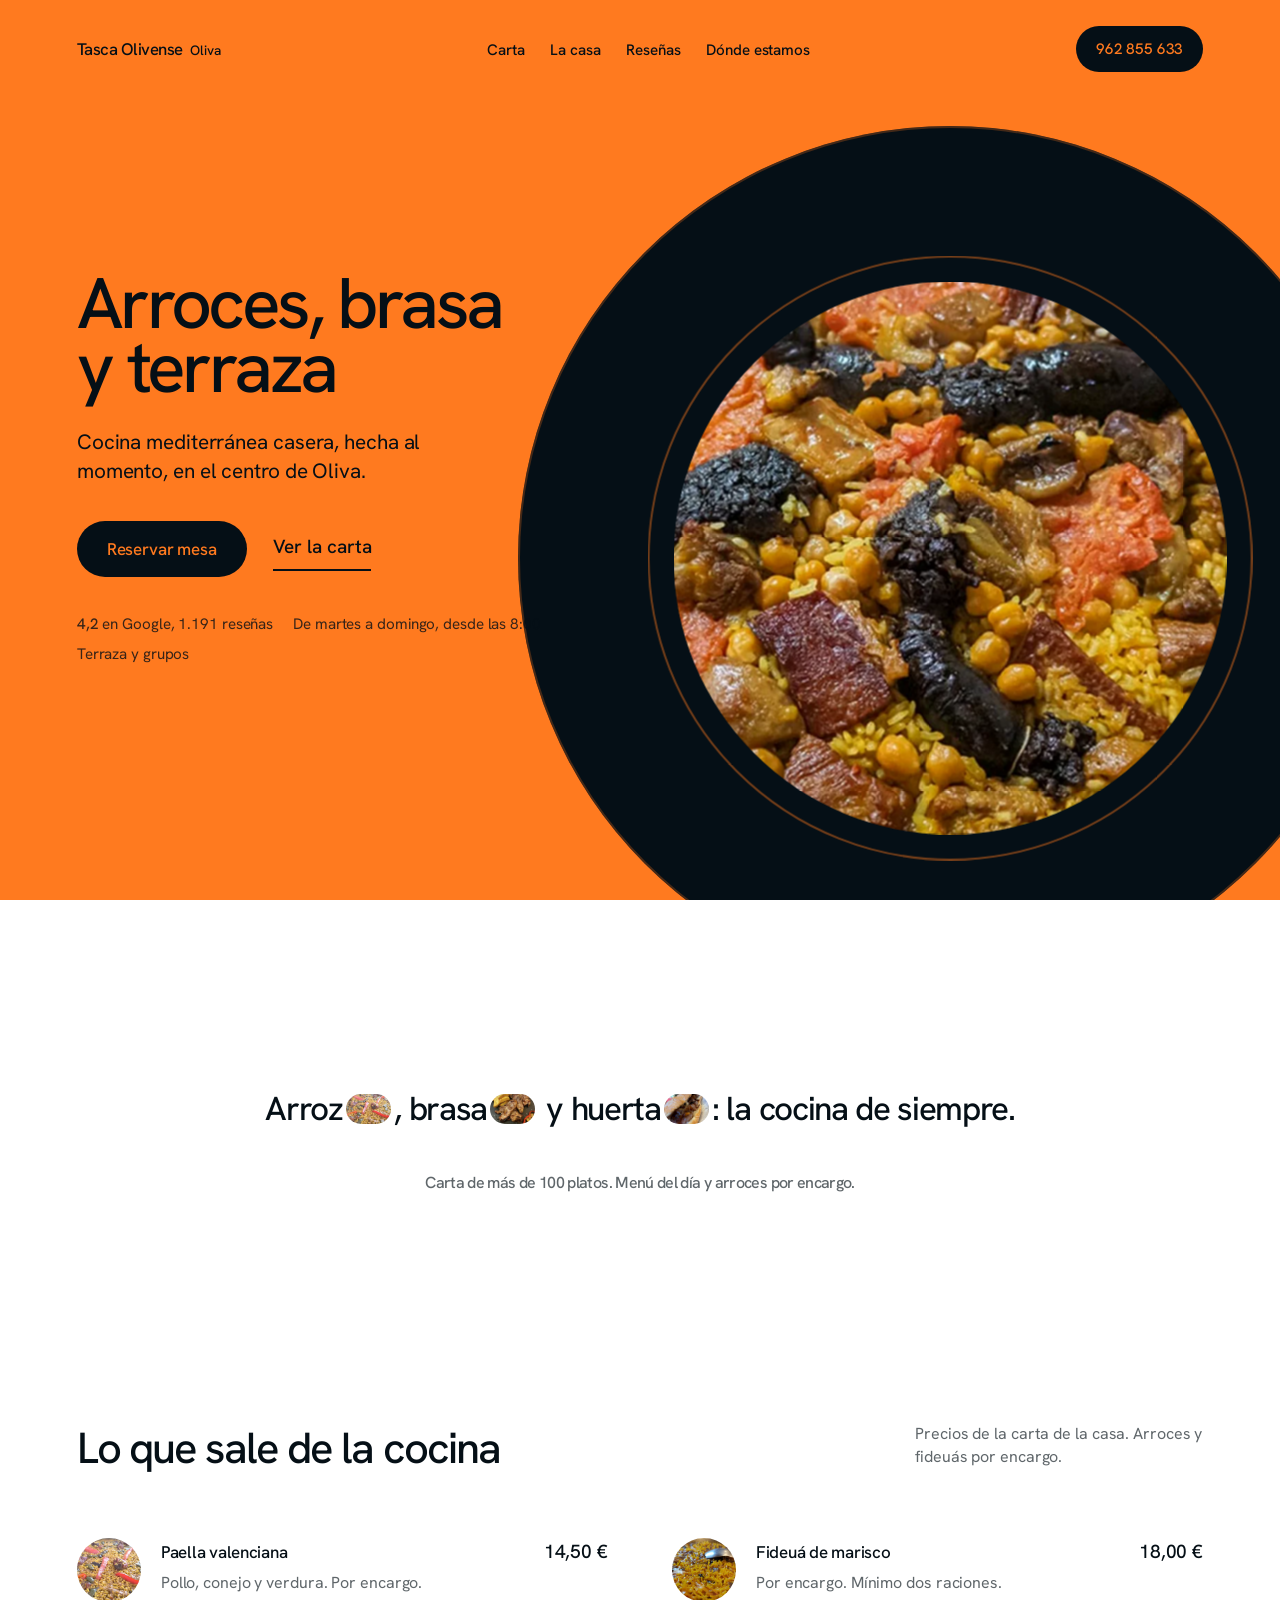
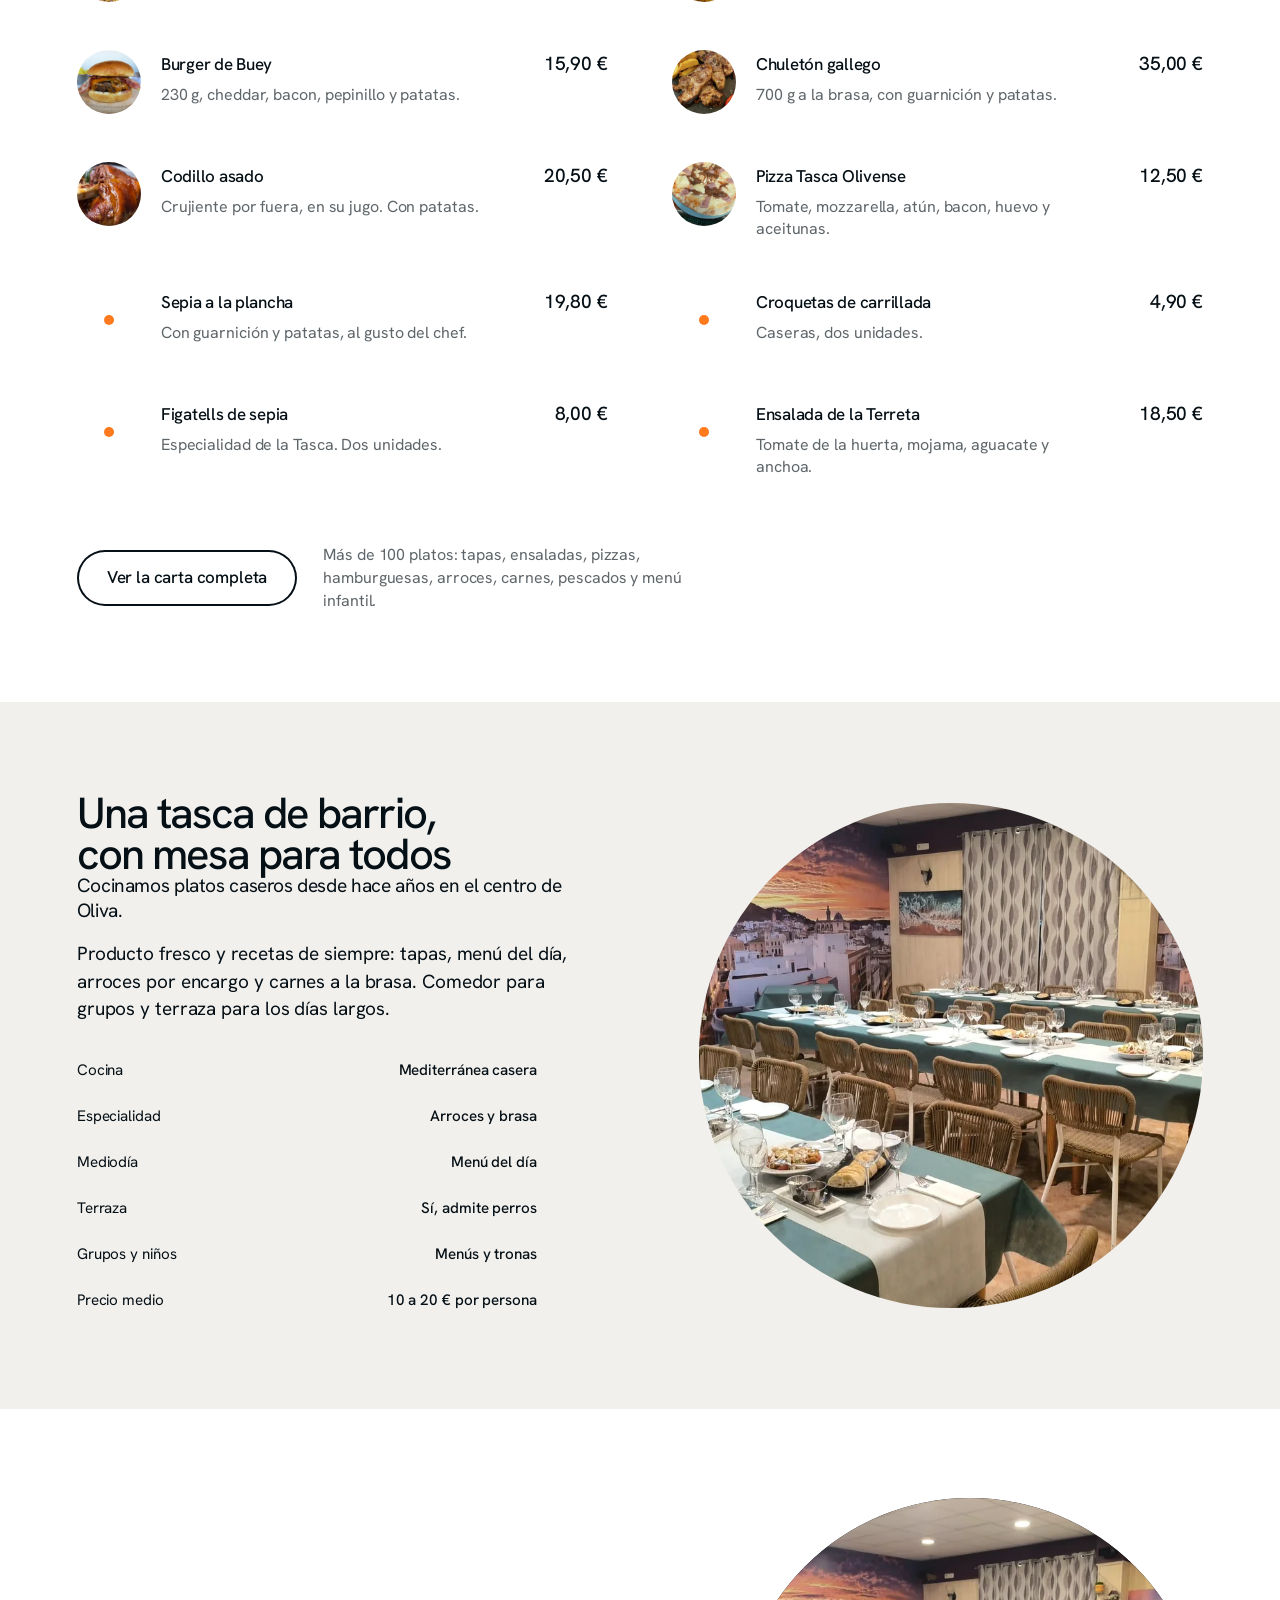
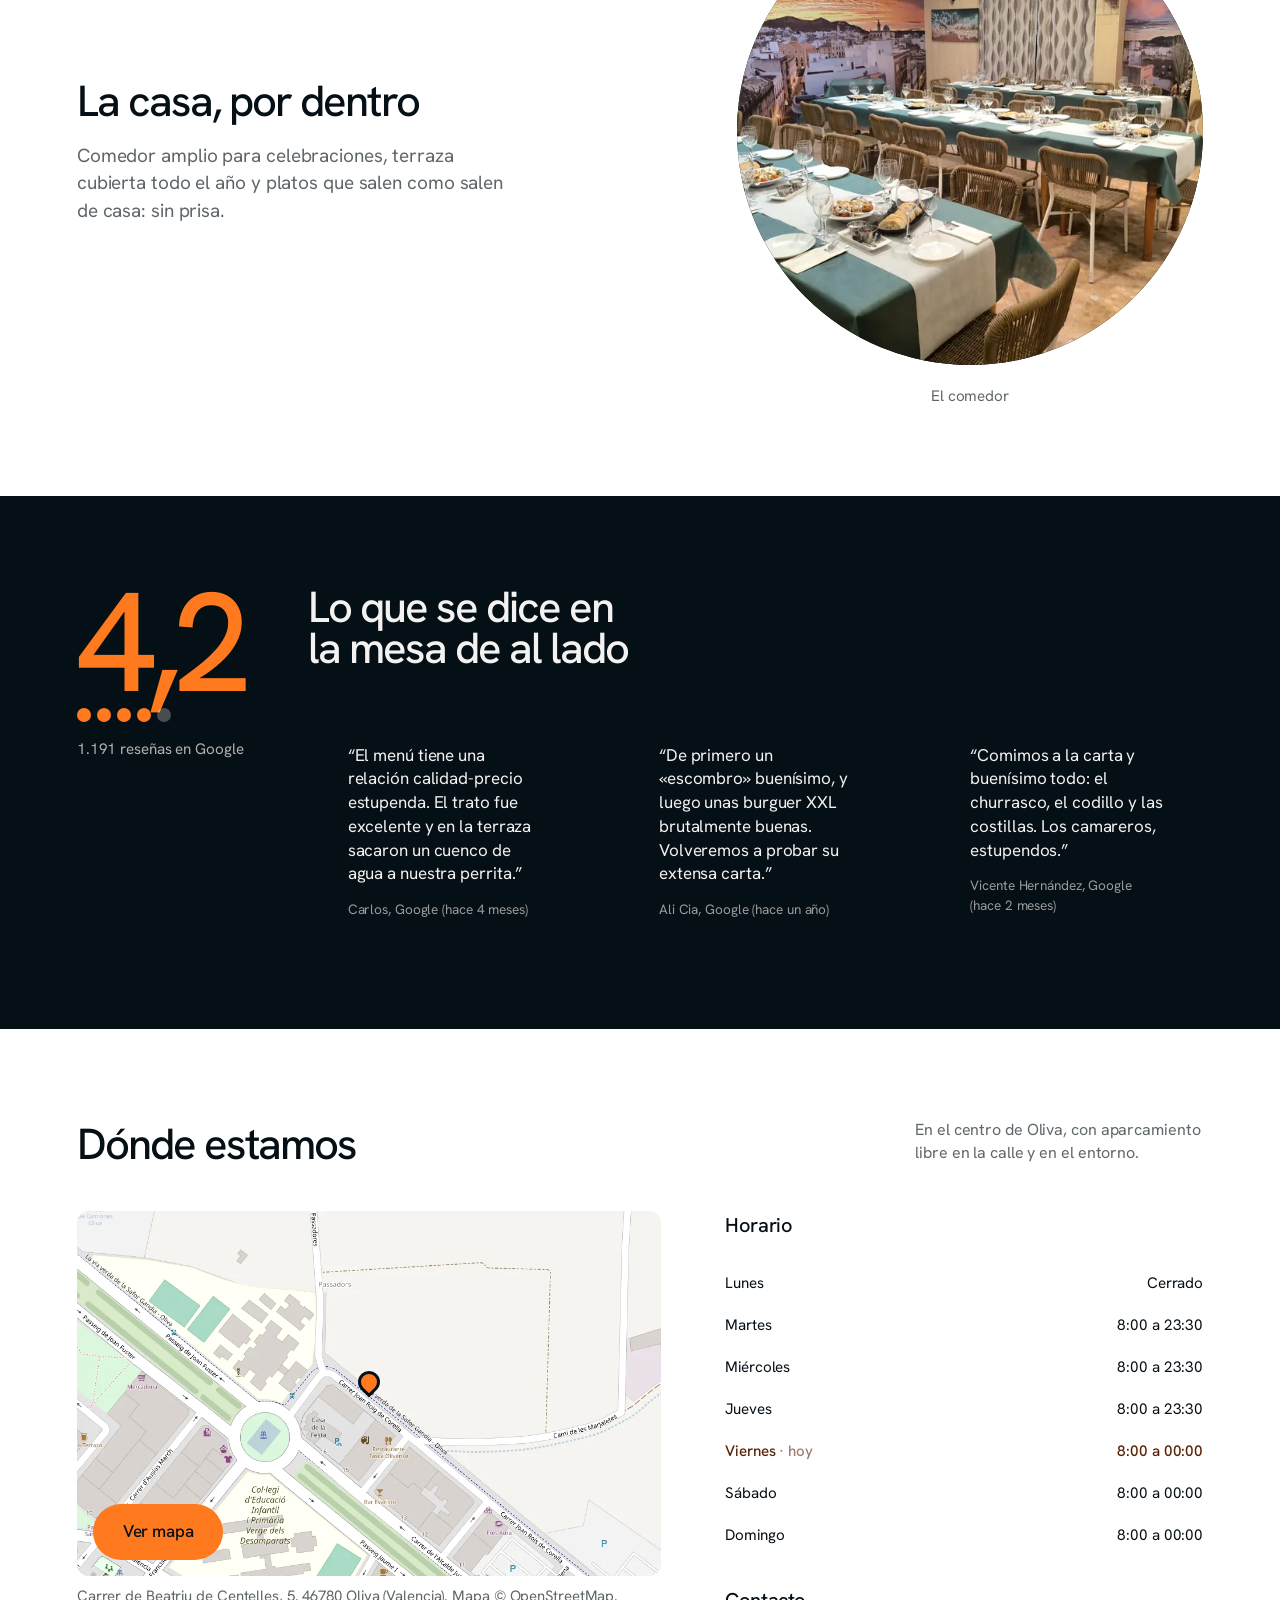
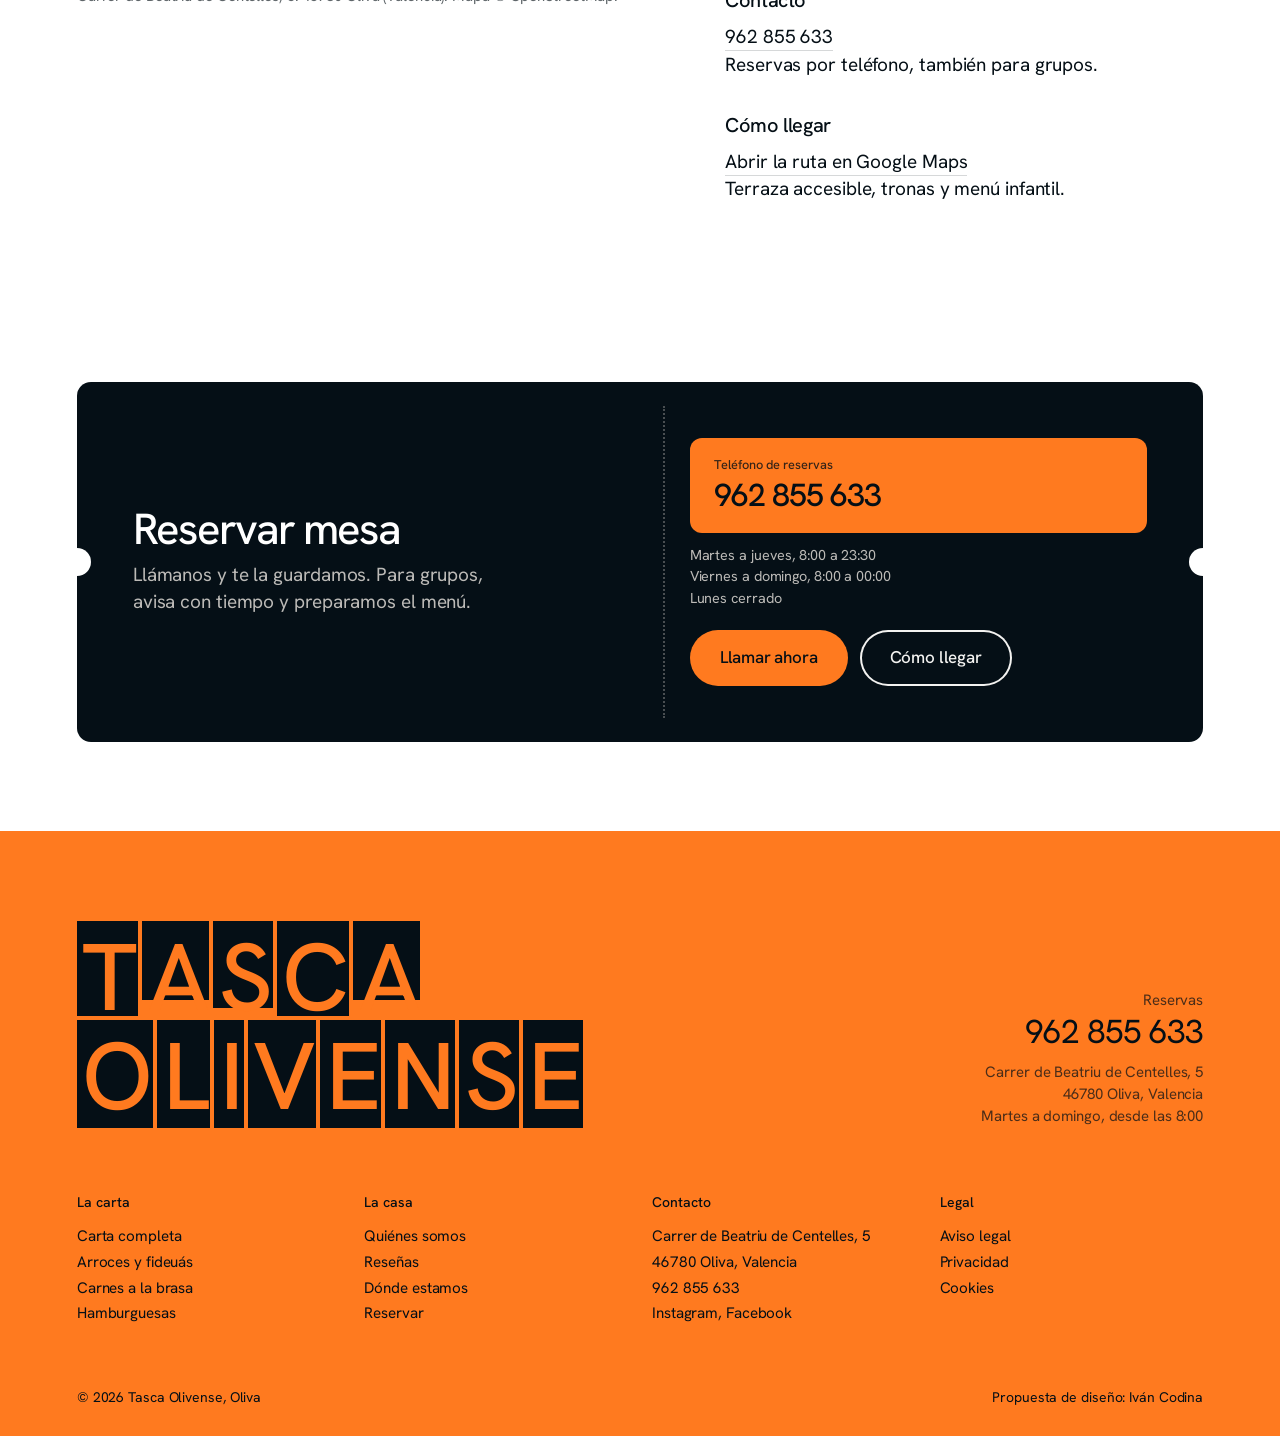
<file: index.html>
<!DOCTYPE html>
<html lang="es">
<head>
<meta charset="utf-8">
<meta name="viewport" content="width=device-width, initial-scale=1">
<title>Tasca Olivense, cocina mediterránea casera en Oliva</title>
<meta name="description" content="Tasca Olivense, en Oliva (Valencia): cocina mediterránea casera, menú del día, arroces por encargo, carnes a la brasa y terraza. Calle Beatriu de Centelles, 5. Reservas: 962 855 633.">
<meta name="theme-color" content="#ff7a1f">
<meta property="og:type" content="restaurant">
<meta property="og:title" content="Tasca Olivense, cocina mediterránea casera en Oliva">
<meta property="og:description" content="Arroces, brasa y terraza en el centro de Oliva. Menú del día y cocina casera desde las 8:00. Reservas: 962 855 633.">
<meta property="og:image" content="assets/og.jpg">
<meta property="og:locale" content="es_ES">
<link rel="icon" href="assets/favicon.svg" type="image/svg+xml">
<link rel="preload" href="assets/fonts/hanken-500-latin.woff2" as="font" type="font/woff2" crossorigin>
<link rel="stylesheet" href="assets/style.css">
<style>:focus-visible{outline:3px solid var(--ink);outline-offset:3px;border-radius:4px}</style>
<script>document.documentElement.classList.add('js');</script>
<script type="application/ld+json">
{
  "@context": "https://schema.org",
  "@type": "Restaurant",
  "name": "Tasca Olivense",
  "description": "Cocina mediterránea casera en Oliva: menú del día, tapas, arroces por encargo, carnes a la brasa y terraza.",
  "image": "assets/og.jpg",
  "servesCuisine": ["Mediterránea", "Valenciana", "Española"],
  "priceRange": "€€",
  "telephone": "+34962855633",
  "address": {
    "@type": "PostalAddress",
    "streetAddress": "Carrer de Beatriu de Centelles, 5",
    "postalCode": "46780",
    "addressLocality": "Oliva",
    "addressRegion": "Valencia",
    "addressCountry": "ES"
  },
  "geo": {"@type": "GeoCoordinates", "latitude": 38.9243846, "longitude": -0.120666},
  "openingHoursSpecification": [
    {"@type": "OpeningHoursSpecification", "dayOfWeek": ["Tuesday","Wednesday","Thursday"], "opens": "08:00", "closes": "23:30"},
    {"@type": "OpeningHoursSpecification", "dayOfWeek": ["Friday","Saturday","Sunday"], "opens": "08:00", "closes": "00:00"}
  ],
  "hasMenu": "carta.html",
  "acceptsReservations": "tel:+34962855633",
  "sameAs": ["https://www.instagram.com/restaurante.tascaolivense/", "https://www.facebook.com/tascaolivense"]
}
</script>
</head>
<body>

<header class="nav">
  <a class="brand" href="index.html" aria-label="Tasca Olivense, inicio"><b>Tasca Olivense</b><span>Oliva</span></a>
  <nav aria-label="Principal">
    <ul class="nav__links" id="navlinks">
      <li><a href="carta.html">Carta</a></li>
      <li><a href="#casa">La casa</a></li>
      <li><a href="#resenas">Reseñas</a></li>
      <li><a href="#visita">Dónde estamos</a></li>
    </ul>
  </nav>
  <a class="nav__tel" href="tel:+34962855633">962 855 633</a>
  <button class="burger" id="burger" aria-expanded="false" aria-controls="navlinks" aria-label="Abrir menú"><span></span></button>
</header>

<main id="inicio">

  <section class="hero" aria-labelledby="t-hero">
    <div class="hero__inner">
      <div class="hero__copy">
        <h1 id="t-hero">Arroces, brasa<br>y terraza</h1>
        <p class="hero__lead">Cocina mediterránea casera, hecha al momento, en el centro de Oliva.</p>
        <div class="hero__actions">
          <a class="btn" href="#reservar">Reservar mesa</a>
          <a class="tlink" href="carta.html">Ver la carta</a>
        </div>
        <p class="hero__proof"><span><b>4,2</b> en Google, 1.191 reseñas</span><span>De martes a domingo, desde las 8:00</span><span>Terraza y grupos</span></p>
      </div>
    </div>
    <div class="hero__disc" aria-hidden="true">
      <span class="ring"></span>
      <img src="assets/arroz.webp" width="800" height="1000" alt="" fetchpriority="high">
    </div>
  </section>

  <section class="statement">
    <p>Arroz<span class="thumb"><img src="assets/paella.webp" alt="Paella valenciana de Tasca Olivense" width="1000" height="750"></span>, brasa<span class="thumb"><img src="assets/brasa.webp" alt="Carnes a la brasa con patatas" width="900" height="675"></span> y huerta<span class="thumb"><img src="assets/bocata.webp" alt="Bocadillo de la casa" width="800" height="600"></span>: la cocina de siempre.</p>
    <p class="statement__foot">Carta de más de 100 platos. Menú del día y arroces por encargo.</p>
  </section>

  <section class="section" id="carta" aria-labelledby="t-carta">
    <div class="wrap">
      <div class="section__head">
        <h2 id="t-carta">Lo que sale de la cocina</h2>
        <p class="section__note">Precios de la carta de la casa. Arroces y fideuás por encargo.</p>
      </div>
      <div class="menu">
        <article class="menu__item">
          <div class="menu__pic"><img src="assets/paella.webp" alt="Paella valenciana" width="1000" height="750" loading="lazy"></div>
          <div><div class="menu__name"><h3>Paella valenciana</h3><span class="price">14,50 €</span></div><p class="menu__desc">Pollo, conejo y verdura. Por encargo.</p></div>
        </article>
        <article class="menu__item">
          <div class="menu__pic"><img src="assets/fideua.webp" alt="Fideuá de marisco" width="900" height="675" loading="lazy"></div>
          <div><div class="menu__name"><h3>Fideuá de marisco</h3><span class="price">18,00 €</span></div><p class="menu__desc">Por encargo. Mínimo dos raciones.</p></div>
        </article>
        <article class="menu__item">
          <div class="menu__pic"><img src="assets/burger.webp" alt="Burger de buey con patatas" width="900" height="675" loading="lazy"></div>
          <div><div class="menu__name"><h3>Burger de Buey</h3><span class="price">15,90 €</span></div><p class="menu__desc">230 g, cheddar, bacon, pepinillo y patatas.</p></div>
        </article>
        <article class="menu__item">
          <div class="menu__pic"><img src="assets/brasa.webp" alt="Chuletas a la brasa" width="900" height="675" loading="lazy"></div>
          <div><div class="menu__name"><h3>Chuletón gallego</h3><span class="price">35,00 €</span></div><p class="menu__desc">700 g a la brasa, con guarnición y patatas.</p></div>
        </article>
        <article class="menu__item">
          <div class="menu__pic"><img src="assets/codillo.webp" alt="Codillo asado crujiente" width="900" height="675" loading="lazy"></div>
          <div><div class="menu__name"><h3>Codillo asado</h3><span class="price">20,50 €</span></div><p class="menu__desc">Crujiente por fuera, en su jugo. Con patatas.</p></div>
        </article>
        <article class="menu__item">
          <div class="menu__pic"><img src="assets/pizza.webp" alt="Pizza casera" width="900" height="675" loading="lazy"></div>
          <div><div class="menu__name"><h3>Pizza Tasca Olivense</h3><span class="price">12,50 €</span></div><p class="menu__desc">Tomate, mozzarella, atún, bacon, huevo y aceitunas.</p></div>
        </article>
        <article class="menu__item">
          <div class="menu__pic menu__pic--dot" aria-hidden="true"></div>
          <div><div class="menu__name"><h3>Sepia a la plancha</h3><span class="price">19,80 €</span></div><p class="menu__desc">Con guarnición y patatas, al gusto del chef.</p></div>
        </article>
        <article class="menu__item">
          <div class="menu__pic menu__pic--dot" aria-hidden="true"></div>
          <div><div class="menu__name"><h3>Croquetas de carrillada</h3><span class="price">4,90 €</span></div><p class="menu__desc">Caseras, dos unidades.</p></div>
        </article>
        <article class="menu__item">
          <div class="menu__pic menu__pic--dot" aria-hidden="true"></div>
          <div><div class="menu__name"><h3>Figatells de sepia</h3><span class="price">8,00 €</span></div><p class="menu__desc">Especialidad de la Tasca. Dos unidades.</p></div>
        </article>
        <article class="menu__item">
          <div class="menu__pic menu__pic--dot" aria-hidden="true"></div>
          <div><div class="menu__name"><h3>Ensalada de la Terreta</h3><span class="price">18,50 €</span></div><p class="menu__desc">Tomate de la huerta, mojama, aguacate y anchoa.</p></div>
        </article>
      </div>
      <div class="menu__more">
        <a class="btn btn--ghost" href="carta.html">Ver la carta completa</a>
        <p>Más de 100 platos: tapas, ensaladas, pizzas, hamburguesas, arroces, carnes, pescados y menú infantil.</p>
      </div>
    </div>
  </section>

  <section class="section section--bone" id="casa" aria-labelledby="t-casa">
    <div class="wrap">
      <div class="casa">
        <div>
          <h2 id="t-casa">Una tasca de barrio, con mesa para todos</h2>
          <p>Cocinamos platos caseros desde hace años en el centro de Oliva.</p>
          <p>Producto fresco y recetas de siempre: tapas, menú del día, arroces por encargo y carnes a la brasa. Comedor para grupos y terraza para los días largos.</p>
          <ul class="facts">
            <li><span>Cocina</span><b>Mediterránea casera</b></li>
            <li><span>Especialidad</span><b>Arroces y brasa</b></li>
            <li><span>Mediodía</span><b>Menú del día</b></li>
            <li><span>Terraza</span><b>Sí, admite perros</b></li>
            <li><span>Grupos y niños</span><b>Menús y tronas</b></li>
            <li><span>Precio medio</span><b>10 a 20 € por persona</b></li>
          </ul>
        </div>
        <figure class="casa__fig"><img src="assets/interior.webp" alt="Comedor de Tasca Olivense con mesas vestidas y el mural de la pared" width="1400" height="787" loading="lazy"></figure>
      </div>
    </div>
  </section>

  <section class="section" aria-labelledby="t-gal">
    <div class="wrap">
      <div class="gallery">
        <div class="gallery__txt">
          <h2 id="t-gal">La casa, por dentro</h2>
          <p>Comedor amplio para celebraciones, terraza cubierta todo el año y platos que salen como salen de casa: sin prisa.</p>
        </div>
              <div>
          <div class="frame" id="frame" role="button" tabindex="0" aria-label="Ver la siguiente foto de la galería">
            <img src="assets/interior-card.webp" alt="Comedor del restaurante" width="800" height="600">
            <img src="assets/terraza.webp" alt="Terraza cubierta con mesas y sillas" width="900" height="675">
            <img src="assets/pizza.webp" alt="Pizza recién hecha" width="900" height="675">
            <img src="assets/brasa.webp" alt="Chuletas a la brasa con patatas" width="900" height="675">
            <img src="assets/codillo.webp" alt="Codillo asado" width="900" height="675">
            <img src="assets/bocata.webp" alt="Bocadillo de la casa" width="800" height="600">
          </div>
          <p class="gallery__cap" id="cap">El comedor</p>
        </div>
              </div>
    </div>
  </section>

  <section class="section section--ink" id="resenas" aria-labelledby="t-resenas">
    <div class="wrap">
      <div class="score">
        <div class="score__title"><h2 id="t-resenas">Lo que se dice en la mesa de al lado</h2></div>
        <div class="score__num">
          <p class="score__big" aria-hidden="true">4,2</p>
          <p class="dots" aria-label="4,2 de 5 estrellas"><i></i><i></i><i></i><i></i><i class="off"></i></p>
          <p class="score__meta">1.191 reseñas en Google</p>
        </div>
        <div class="quotes">
          <blockquote class="quote">
            <p>El menú tiene una relación calidad-precio estupenda. El trato fue excelente y en la terraza sacaron un cuenco de agua a nuestra perrita.</p>
            <cite>Carlos, Google (hace 4 meses)</cite>
          </blockquote>
          <blockquote class="quote">
            <p>De primero un «escombro» buenísimo, y luego unas burguer XXL brutalmente buenas. Volveremos a probar su extensa carta.</p>
            <cite>Ali Cia, Google (hace un año)</cite>
          </blockquote>
          <blockquote class="quote">
            <p>Comimos a la carta y buenísimo todo: el churrasco, el codillo y las costillas. Los camareros, estupendos.</p>
            <cite>Vicente Hernández, Google (hace 2 meses)</cite>
          </blockquote>
        </div>
      </div>
    </div>
  </section>

  <section class="section" id="visita" aria-labelledby="t-visita">
    <div class="wrap">
      <div class="section__head">
        <h2 id="t-visita">Dónde estamos</h2>
        <p class="section__note">En el centro de Oliva, con aparcamiento libre en la calle y en el entorno.</p>
      </div>
      <div class="visit">
        <div>
          <div class="map" id="map">
            <div class="map__tiles" aria-hidden="true">
              <img src="assets/mapa.webp" alt="" width="1024" height="768">
            </div>
            <span class="map__pin" aria-hidden="true"></span>
            <button class="btn btn--o map__cta" id="mapbtn" type="button">Ver mapa</button>
          </div>
          <p class="small" style="margin-top:10px;color:var(--ink-64)">Carrer de Beatriu de Centelles, 5. 46780 Oliva (Valencia). Mapa © OpenStreetMap.</p>
        </div>
        <div>
          <div class="visit__block">
            <h3>Horario</h3>
            <div class="hours" id="hours">
              <div data-dia="1"><span>Lunes</span><span>Cerrado</span></div>
              <div data-dia="2"><span>Martes</span><span>8:00 a 23:30</span></div>
              <div data-dia="3"><span>Miércoles</span><span>8:00 a 23:30</span></div>
              <div data-dia="4"><span>Jueves</span><span>8:00 a 23:30</span></div>
              <div data-dia="5"><span>Viernes</span><span>8:00 a 00:00</span></div>
              <div data-dia="6"><span>Sábado</span><span>8:00 a 00:00</span></div>
              <div data-dia="0"><span>Domingo</span><span>8:00 a 00:00</span></div>
            </div>
          </div>
          <div class="visit__block">
            <h3>Contacto</h3>
            <p><a href="tel:+34962855633">962 855 633</a><br>Reservas por teléfono, también para grupos.</p>
          </div>
          <div class="visit__block">
            <h3>Cómo llegar</h3>
            <p><a href="https://www.google.com/maps/dir/?api=1&destination=38.9243846,-0.120666" target="_blank" rel="noopener">Abrir la ruta en Google Maps</a><br>Terraza accesible, tronas y menú infantil.</p>
          </div>
        </div>
      </div>
    </div>
  </section>

  <section class="section" id="reservar" aria-labelledby="t-reservar">
    <div class="wrap">
      <div class="coupon">
        <div>
          <h2 id="t-reservar">Reservar mesa</h2>
          <p>Llámanos y te la guardamos. Para grupos, avisa con tiempo y preparamos el menú.</p>
        </div>
        <div class="coupon__perf" aria-hidden="true"></div>
        <div class="coupon__side">
          <a class="telbox" href="tel:+34962855633"><small>Teléfono de reservas</small>962 855 633</a>
          <p class="coupon__hours">Martes a jueves, 8:00 a 23:30<br>Viernes a domingo, 8:00 a 00:00<br>Lunes cerrado</p>
          <div class="coupon__actions">
            <a class="btn btn--o" href="tel:+34962855633">Llamar ahora</a>
            <a class="btn btn--light" href="https://www.google.com/maps/dir/?api=1&destination=38.9243846,-0.120666" target="_blank" rel="noopener">Cómo llegar</a>
          </div>
        </div>
      </div>
    </div>
  </section>

</main>

<footer class="foot">
  <div class="wrap">
    <div class="foot__top">
      <div class="mark"><h2 class="sr">Tasca Olivense</h2>
        <span aria-hidden="true"><i>T</i><i>A</i><i>S</i><i>C</i><i>A</i></span>
        <span aria-hidden="true"><i>O</i><i>L</i><i>I</i><i>V</i><i>E</i><i>N</i><i>S</i><i>E</i></span>
      </div>
      <div class="foot__res">
        <p class="small">Reservas</p>
        <a href="tel:+34962855633">962 855 633</a>
        <p class="small">Carrer de Beatriu de Centelles, 5<br>46780 Oliva, Valencia<br>Martes a domingo, desde las 8:00</p>
      </div>
    </div>
    <div class="foot__cols">
      <div><h3>La carta</h3><ul>
        <li><a href="carta.html">Carta completa</a></li>
        <li><a href="carta.html#arroz">Arroces y fideuás</a></li>
        <li><a href="carta.html#carne">Carnes a la brasa</a></li>
        <li><a href="carta.html#burger">Hamburguesas</a></li>
      </ul></div>
      <div><h3>La casa</h3><ul>
        <li><a href="#casa">Quiénes somos</a></li>
        <li><a href="#resenas">Reseñas</a></li>
        <li><a href="#visita">Dónde estamos</a></li>
        <li><a href="#reservar">Reservar</a></li>
      </ul></div>
      <div><h3>Contacto</h3><ul>
        <li>Carrer de Beatriu de Centelles, 5</li>
        <li>46780 Oliva, Valencia</li>
        <li><a href="tel:+34962855633">962 855 633</a></li>
        <li><a href="https://www.instagram.com/restaurante.tascaolivense/" target="_blank" rel="noopener">Instagram</a>, <a href="https://www.facebook.com/tascaolivense" target="_blank" rel="noopener">Facebook</a></li>
      </ul></div>
      <div><h3>Legal</h3><ul>
        <li><a href="aviso-legal.html">Aviso legal</a></li>
        <li><a href="privacidad.html">Privacidad</a></li>
        <li><a href="cookies.html">Cookies</a></li>
      </ul></div>
    </div>
    <div class="foot__end">
      <span>© <span id="anio">2026</span> Tasca Olivense, Oliva</span>
      <span>Propuesta de diseño: Iván Codina</span>
    </div>
  </div>
</footer>

<nav class="mbar" aria-label="Acciones rápidas">
  <a class="m1" href="tel:+34962855633">Llamar</a>
  <a class="m2" href="carta.html">Carta</a>
  <a class="m3" href="https://www.google.com/maps/dir/?api=1&destination=38.9243846,-0.120666" target="_blank" rel="noopener">Cómo llegar</a>
</nav>

<script src="assets/main.js" defer></script>
</body>
</html>
</file>
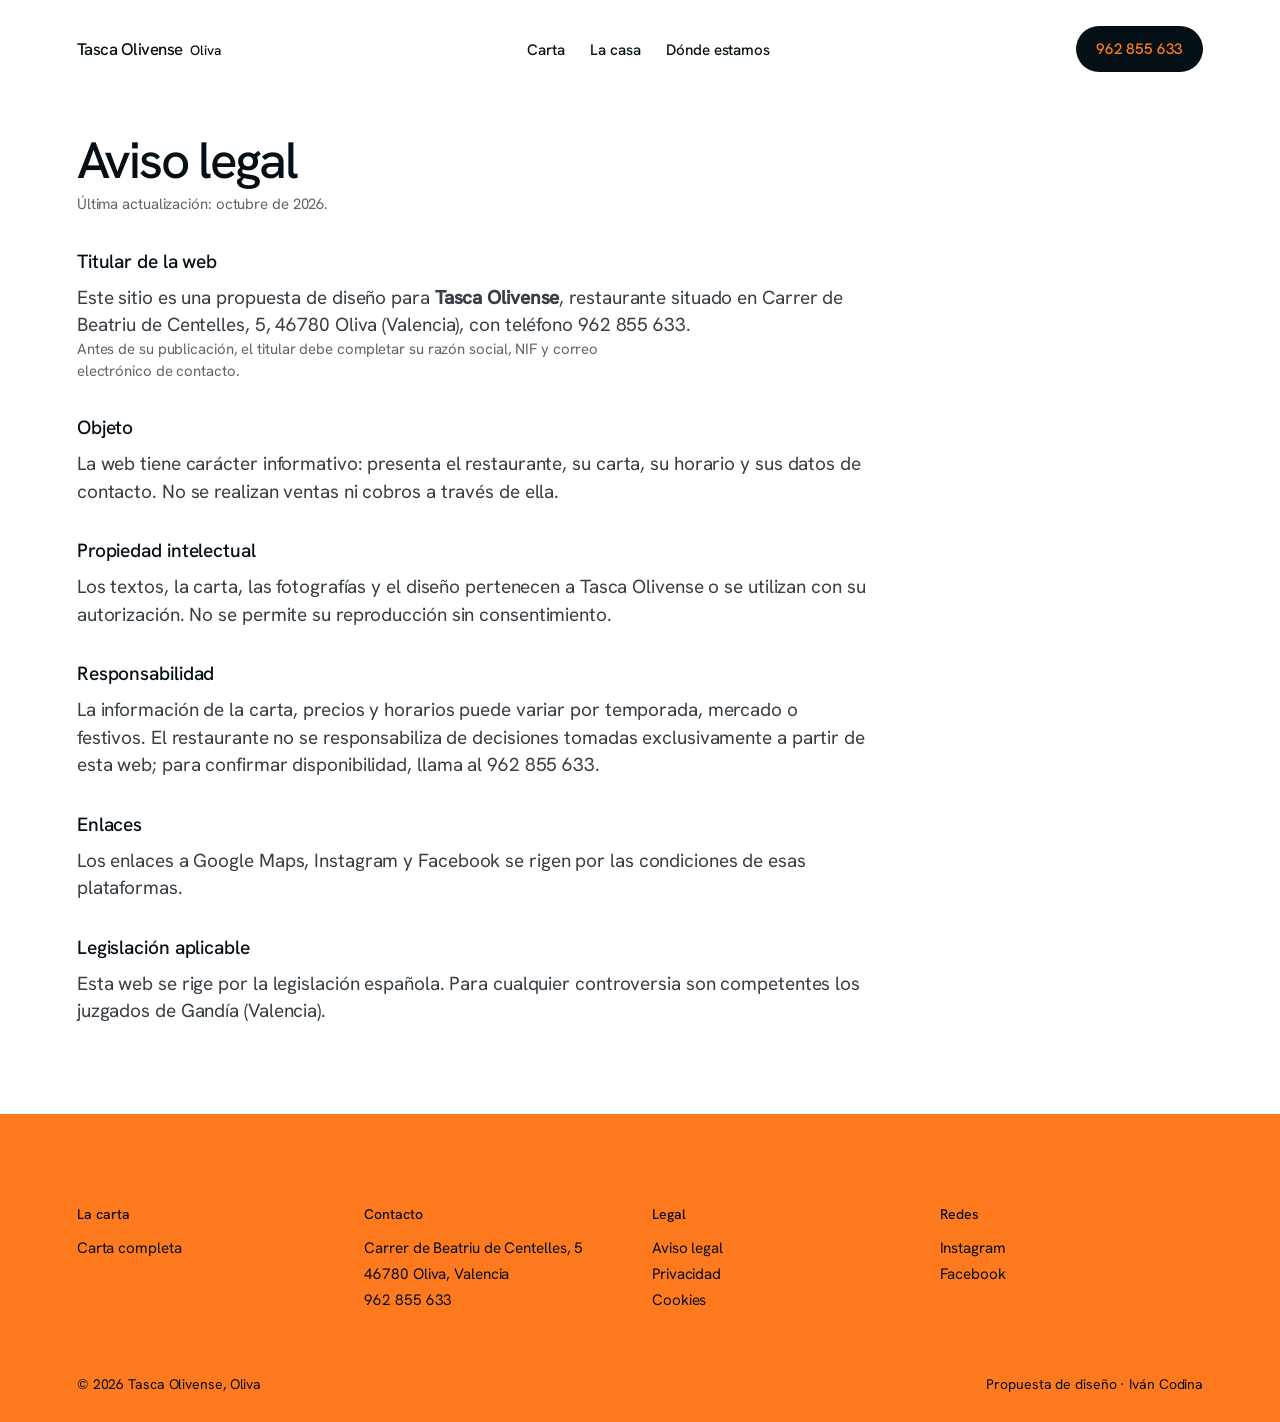
<file: aviso-legal.html>
<!DOCTYPE html>
<html lang="es">
<head>
<meta charset="utf-8">
<meta name="viewport" content="width=device-width, initial-scale=1">
<title>Aviso legal de Tasca Olivense</title>
<meta name="robots" content="noindex">
<meta name="theme-color" content="#ff7a1f">
<link rel="icon" href="assets/favicon.svg" type="image/svg+xml">
<link rel="stylesheet" href="assets/style.css">
<style>:focus-visible{outline:3px solid var(--ink);outline-offset:3px;border-radius:4px}</style>
</head>
<body>
<header class="nav">
  <a class="brand" href="index.html" aria-label="Tasca Olivense, inicio"><b>Tasca Olivense</b><span>Oliva</span></a>
  <nav aria-label="Principal">
    <ul class="nav__links" id="navlinks">
      <li><a href="carta.html">Carta</a></li>
      <li><a href="index.html#casa">La casa</a></li>
      <li><a href="index.html#visita">Dónde estamos</a></li>
    </ul>
  </nav>
  <a class="nav__tel" href="tel:+34962855633">962 855 633</a>
  <button class="burger" id="burger" aria-expanded="false" aria-controls="navlinks" aria-label="Abrir menú"><span></span></button>
</header>
<main class="legal"><div class="wrap">

<h1>Aviso legal</h1>
<p class="small" style="margin-top:8px;color:var(--ink-64)">Última actualización: octubre de 2026.</p>

<h2>Titular de la web</h2>
<p>Este sitio es una propuesta de diseño para <strong>Tasca Olivense</strong>, restaurante situado en Carrer de Beatriu de Centelles, 5, 46780 Oliva (Valencia), con teléfono 962 855 633.</p>
<!-- TODO antes de publicar: razón social, NIF y correo electrónico del titular -->
<p class="small" style="color:var(--ink-64)">Antes de su publicación, el titular debe completar su razón social, NIF y correo electrónico de contacto.</p>

<h2>Objeto</h2>
<p>La web tiene carácter informativo: presenta el restaurante, su carta, su horario y sus datos de contacto. No se realizan ventas ni cobros a través de ella.</p>

<h2>Propiedad intelectual</h2>
<p>Los textos, la carta, las fotografías y el diseño pertenecen a Tasca Olivense o se utilizan con su autorización. No se permite su reproducción sin consentimiento.</p>

<h2>Responsabilidad</h2>
<p>La información de la carta, precios y horarios puede variar por temporada, mercado o festivos. El restaurante no se responsabiliza de decisiones tomadas exclusivamente a partir de esta web; para confirmar disponibilidad, llama al 962 855 633.</p>

<h2>Enlaces</h2>
<p>Los enlaces a Google Maps, Instagram y Facebook se rigen por las condiciones de esas plataformas.</p>

<h2>Legislación aplicable</h2>
<p>Esta web se rige por la legislación española. Para cualquier controversia son competentes los juzgados de Gandía (Valencia).</p>
</div></main>
<footer class="foot"><div class="wrap">
  <div class="foot__cols" style="margin-top:0;border-top:0;padding-top:0">
    <div><h3>La carta</h3><ul><li><a href="carta.html">Carta completa</a></li></ul></div>
    <div><h3>Contacto</h3><ul><li>Carrer de Beatriu de Centelles, 5</li><li>46780 Oliva, Valencia</li><li><a href="tel:+34962855633">962 855 633</a></li></ul></div>
    <div><h3>Legal</h3><ul><li><a href="aviso-legal.html">Aviso legal</a></li><li><a href="privacidad.html">Privacidad</a></li><li><a href="cookies.html">Cookies</a></li></ul></div>
    <div><h3>Redes</h3><ul><li><a href="https://www.instagram.com/restaurante.tascaolivense/" target="_blank" rel="noopener">Instagram</a></li><li><a href="https://www.facebook.com/tascaolivense" target="_blank" rel="noopener">Facebook</a></li></ul></div>
  </div>
  <div class="foot__end"><span>© <span id="anio">2026</span> Tasca Olivense, Oliva</span><span>Propuesta de diseño · Iván Codina</span></div>
</div></footer>
<nav class="mbar" aria-label="Acciones rápidas">
  <a class="m1" href="tel:+34962855633">Llamar</a>
  <a class="m2" href="carta.html">Carta</a>
  <a class="m3" href="index.html">Inicio</a>
</nav>
<script src="assets/main.js" defer></script>
</body></html>
</file>
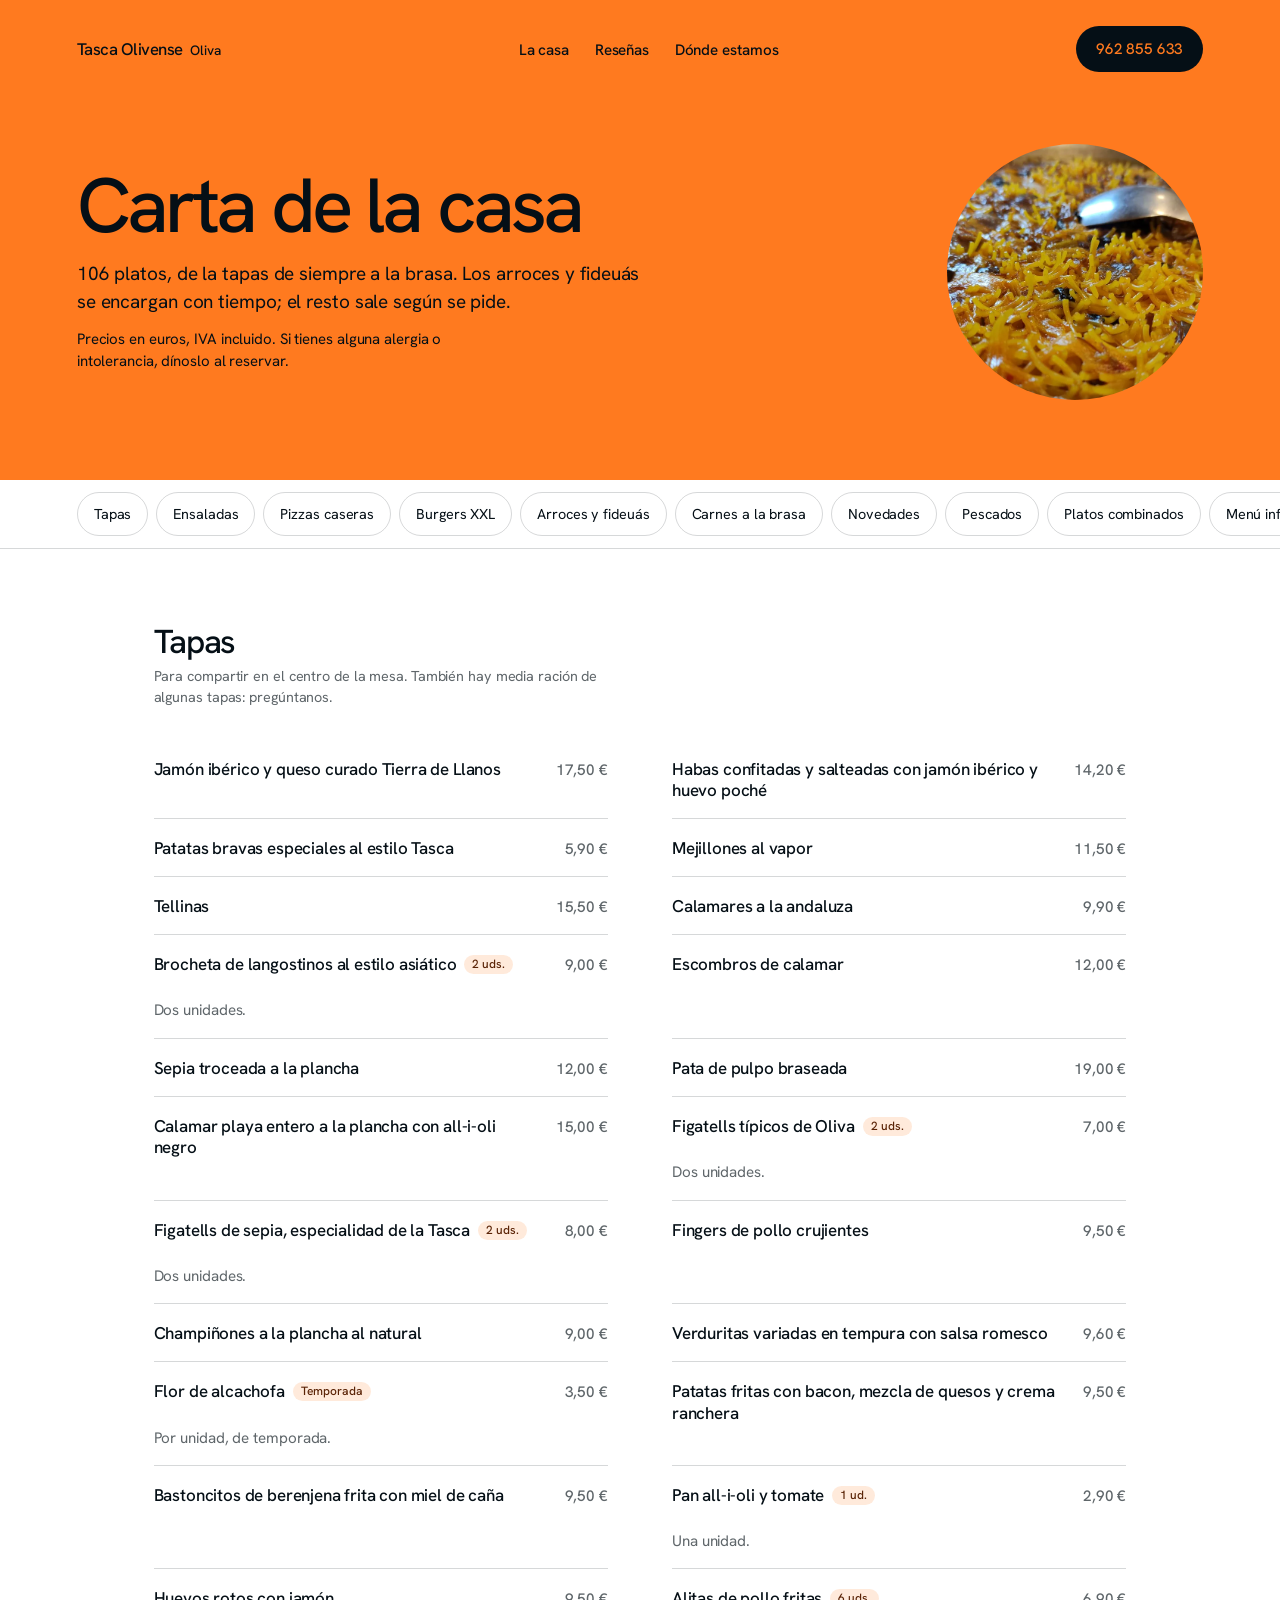
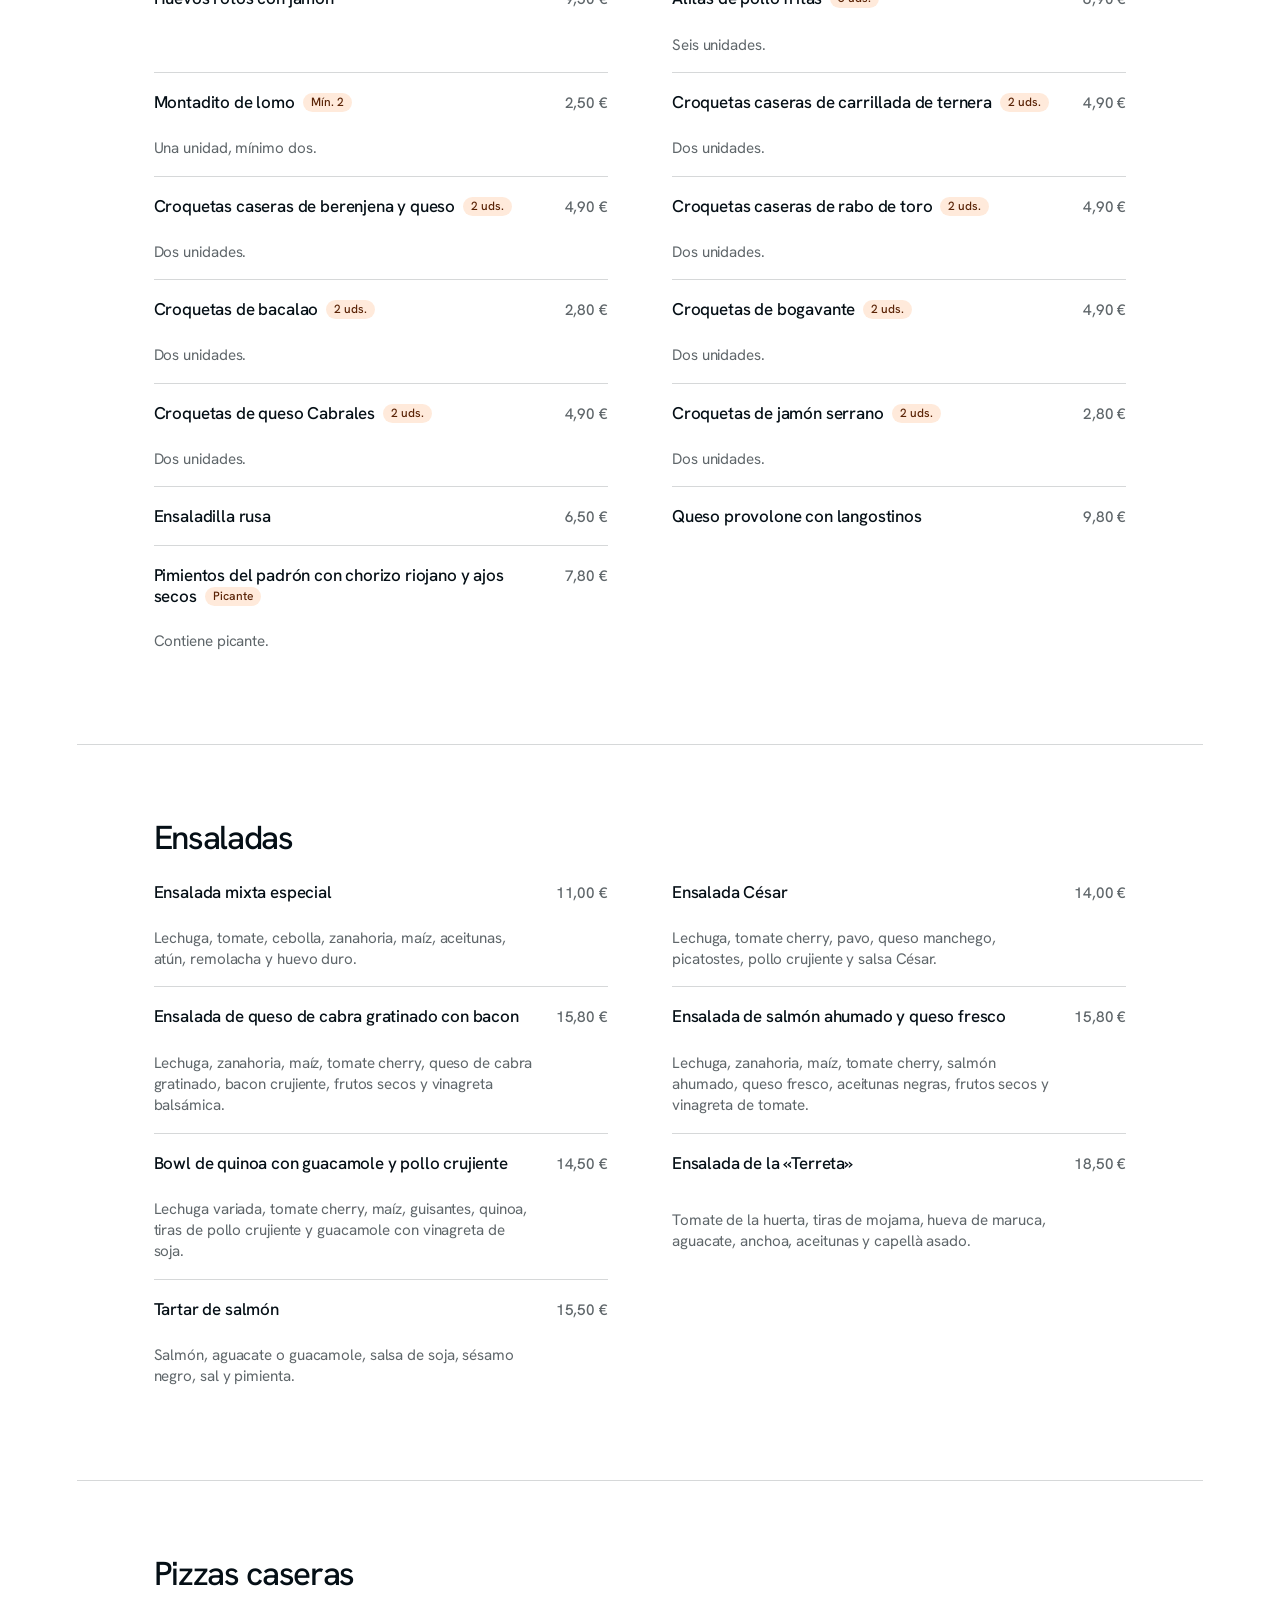
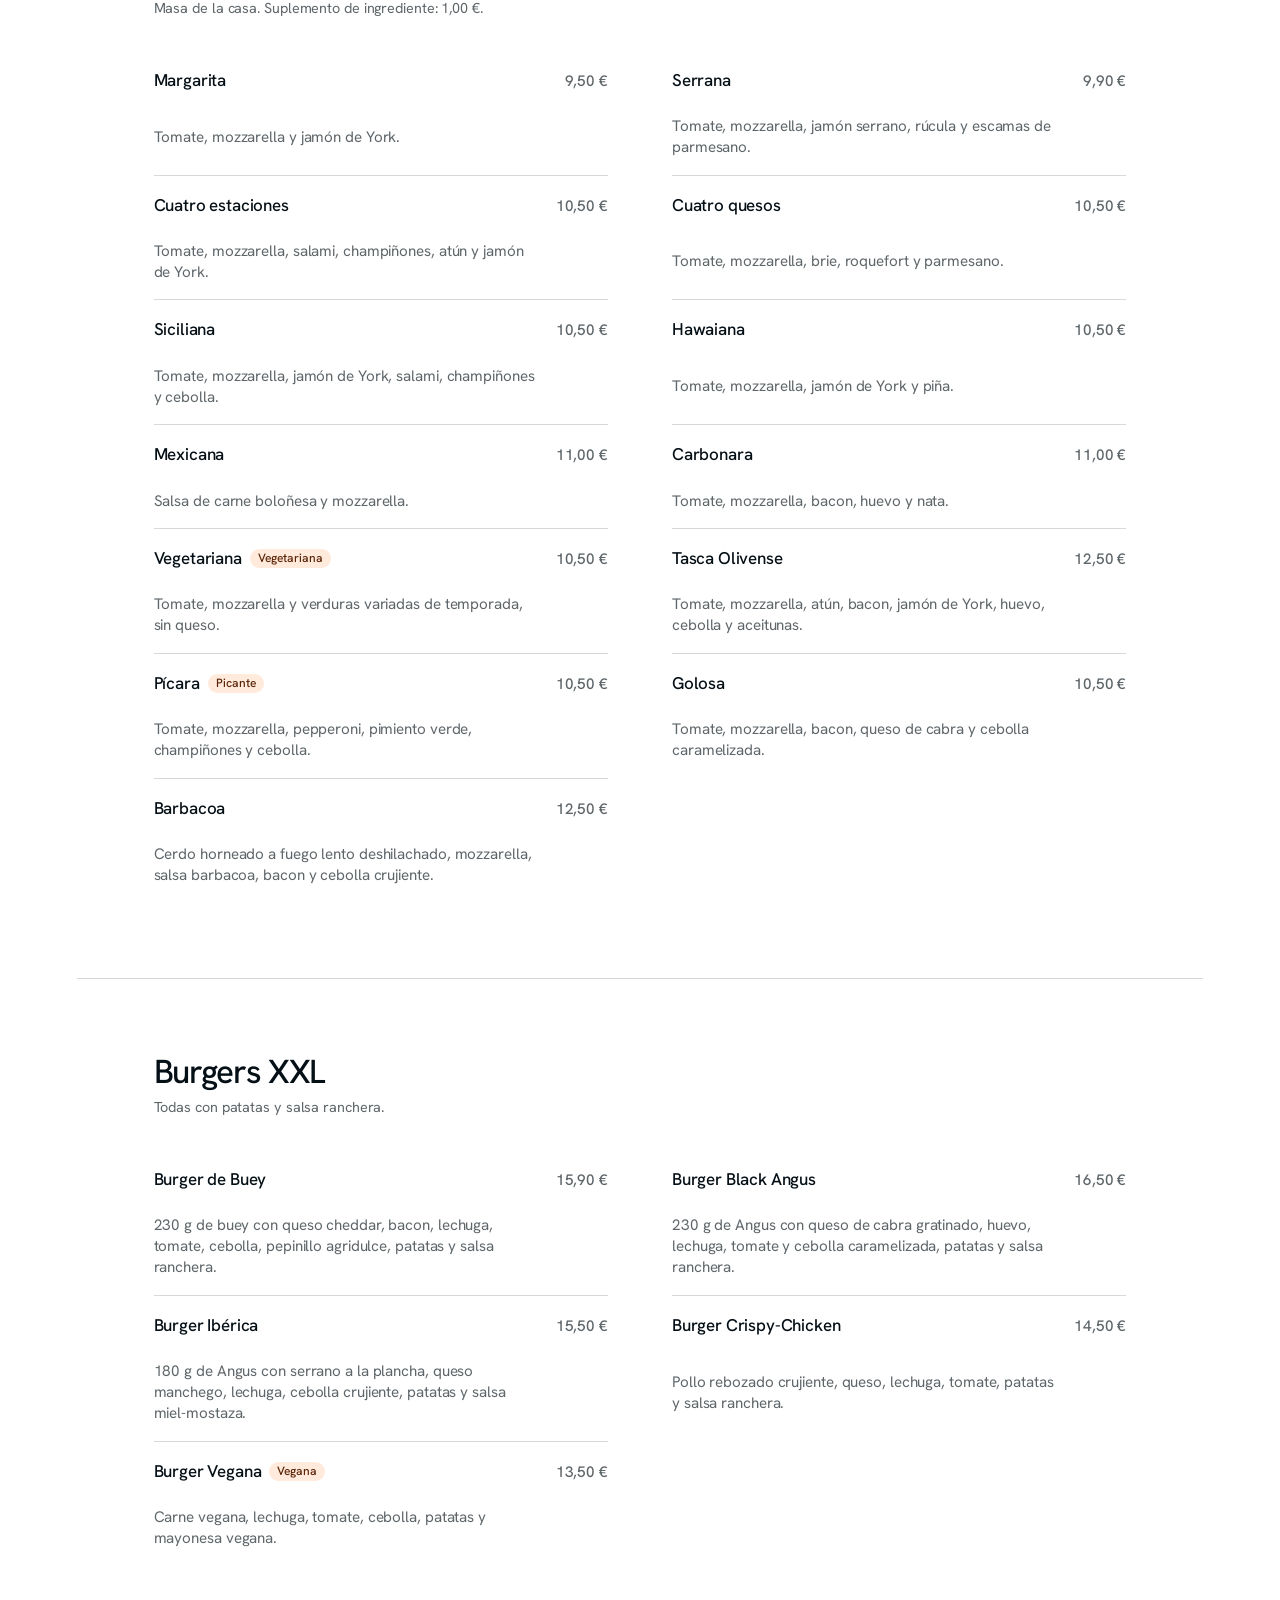
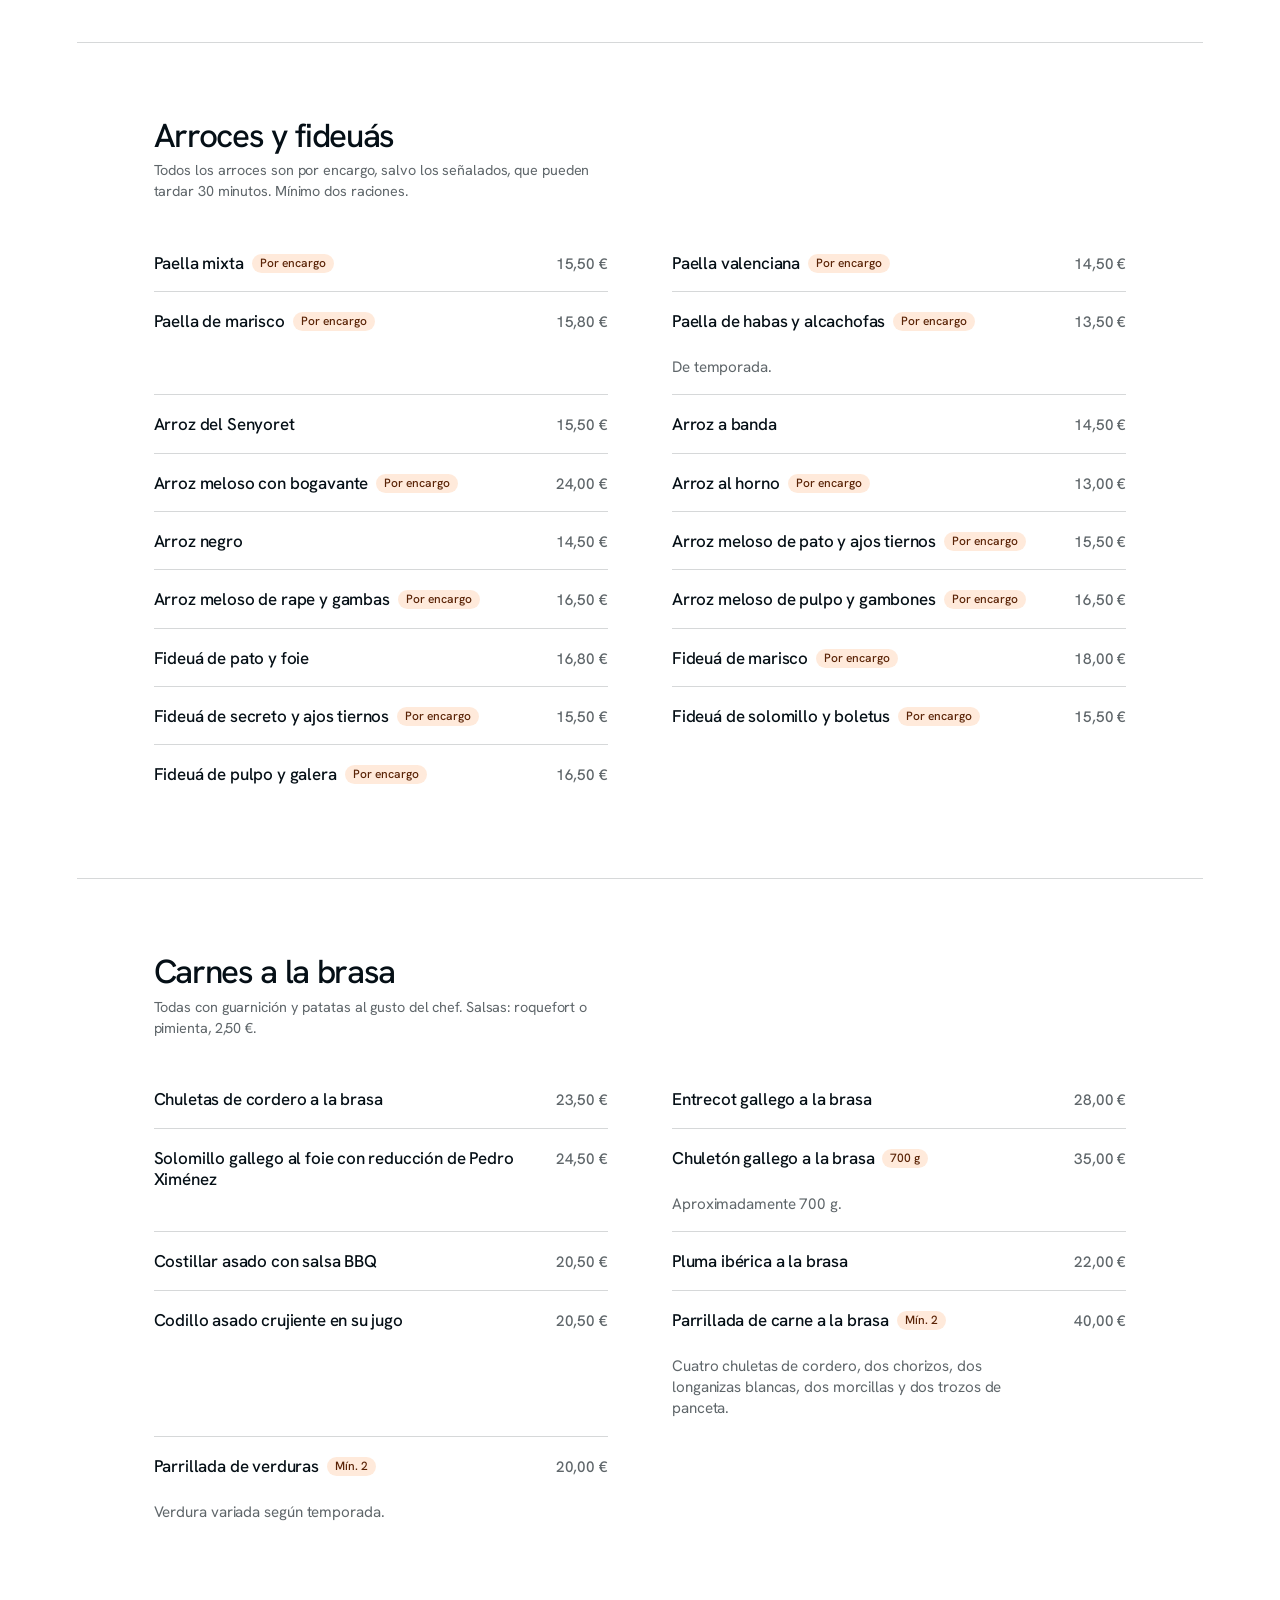
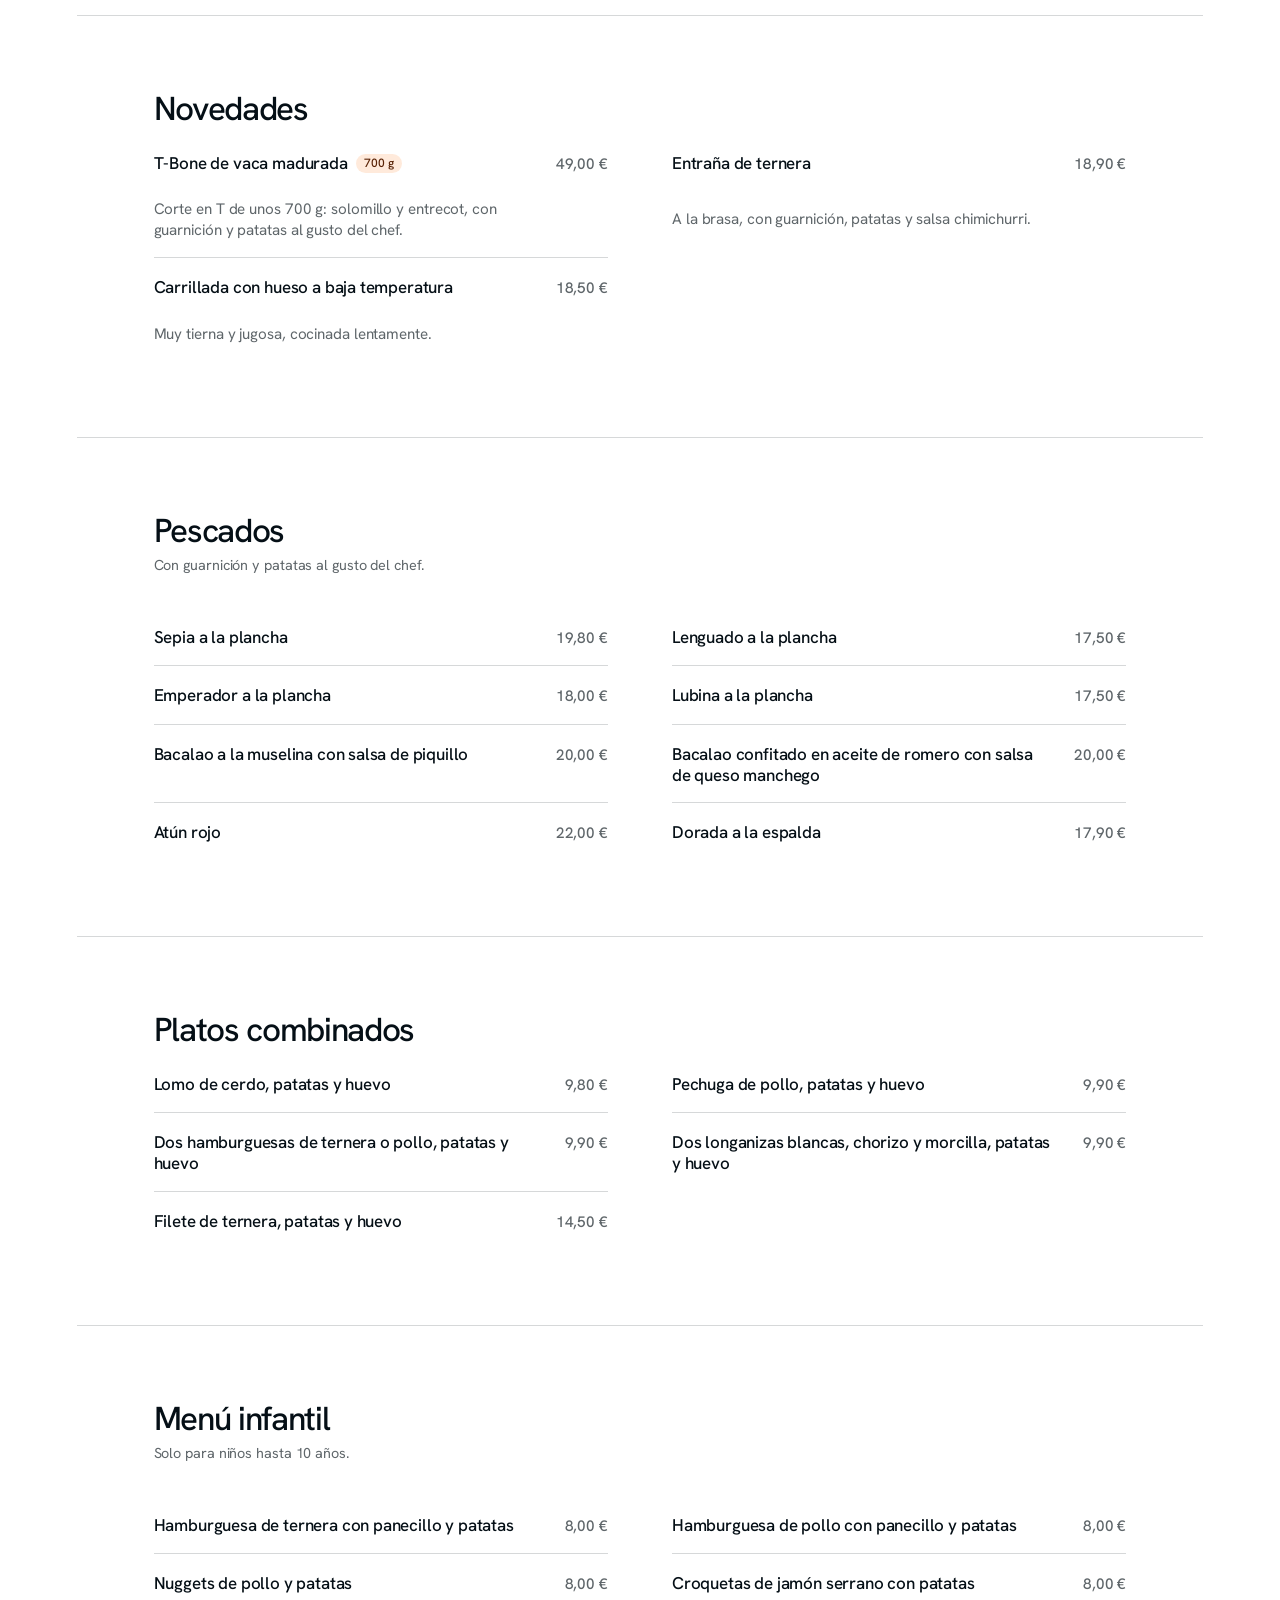
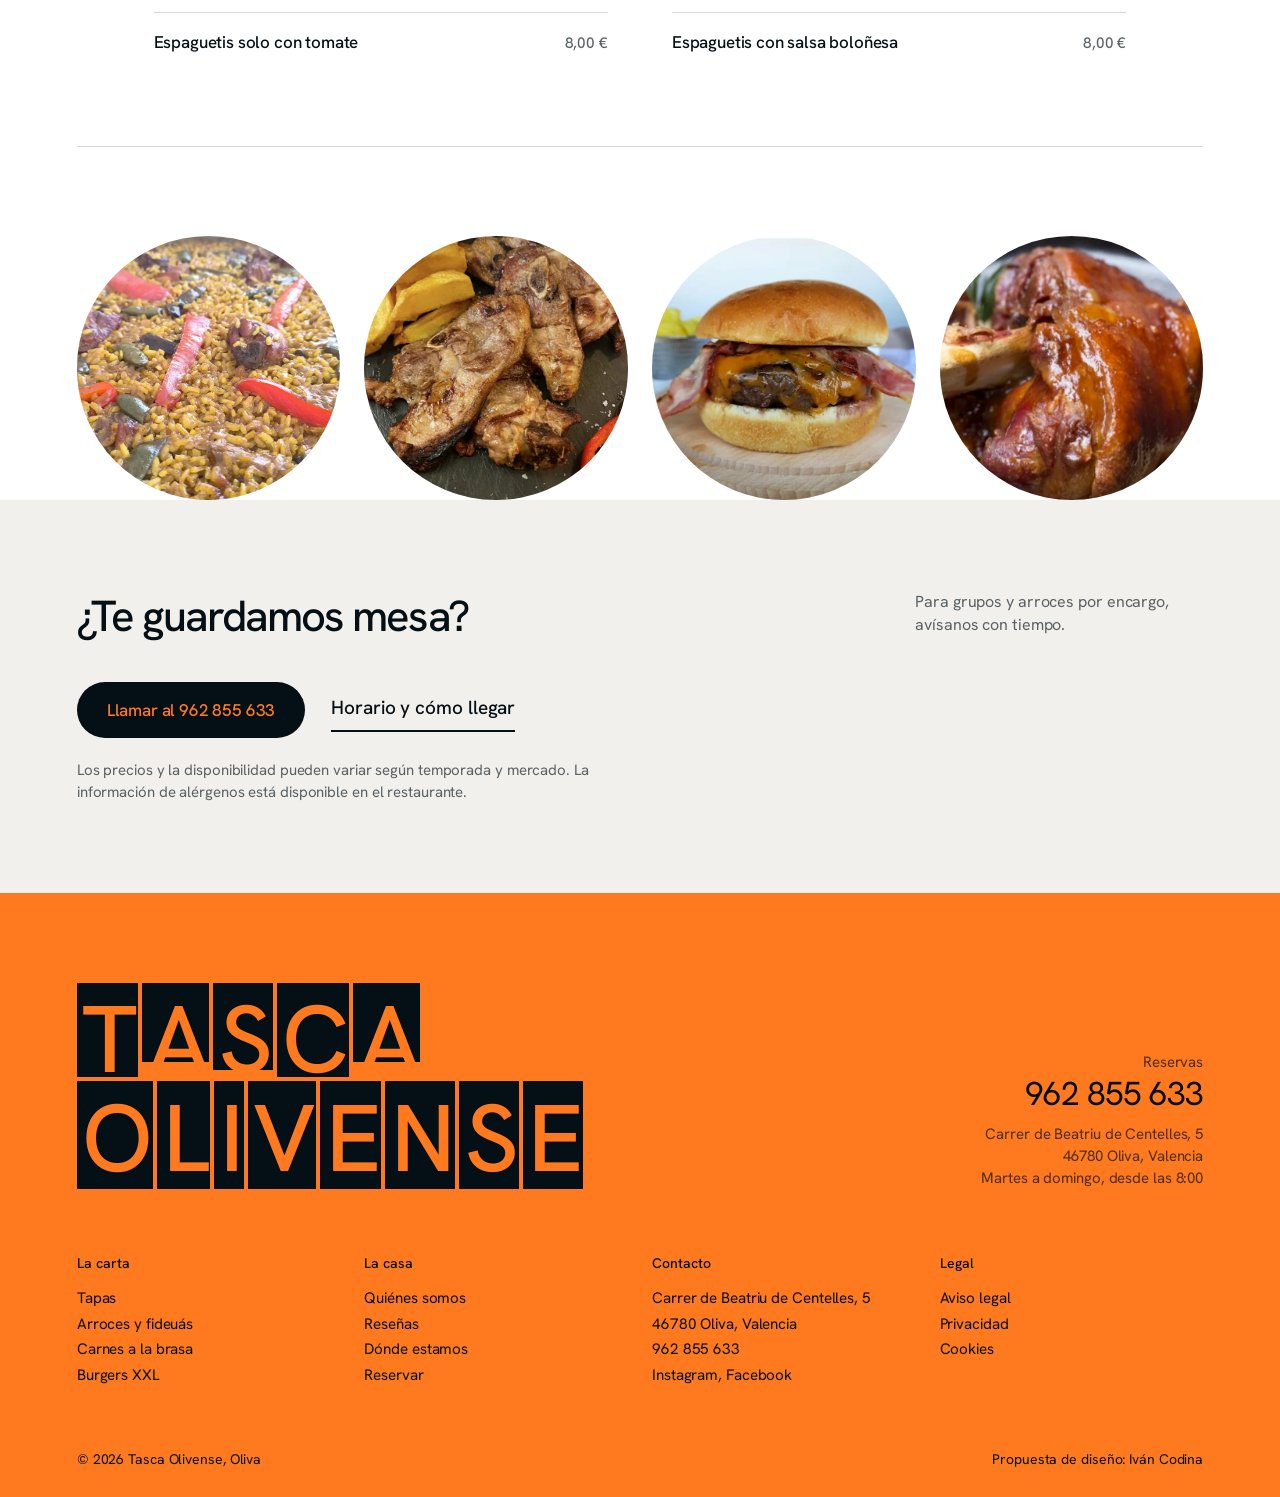
<file: carta.html>
<!DOCTYPE html>
<html lang="es">
<head>
<meta charset="utf-8">
<meta name="viewport" content="width=device-width, initial-scale=1">
<title>Carta de Tasca Olivense, Oliva</title>
<meta name="description" content="Carta completa de Tasca Olivense (Oliva): tapas, ensaladas, pizzas, hamburguesas, arroces por encargo, carnes a la brasa, pescados y menú infantil.">
<meta name="theme-color" content="#ff7a1f">
<meta property="og:title" content="Carta de Tasca Olivense">
<meta property="og:description" content="Tapas, arroces por encargo, carnes a la brasa y pizzas caseras. La carta completa de Tasca Olivense, en Oliva.">
<meta property="og:image" content="assets/og.jpg">
<link rel="icon" href="assets/favicon.svg" type="image/svg+xml">
<link rel="preload" href="assets/fonts/hanken-500-latin.woff2" as="font" type="font/woff2" crossorigin>
<link rel="stylesheet" href="assets/style.css">
<style>:focus-visible{outline:3px solid var(--ink);outline-offset:3px;border-radius:4px}</style>
<script>document.documentElement.classList.add('js');</script>
</head>
<body>

<header class="nav">
  <a class="brand" href="index.html" aria-label="Tasca Olivense, inicio"><b>Tasca Olivense</b><span>Oliva</span></a>
  <nav aria-label="Principal">
    <ul class="nav__links" id="navlinks">
      <li><a href="index.html#casa">La casa</a></li>
      <li><a href="index.html#resenas">Reseñas</a></li>
      <li><a href="index.html#visita">Dónde estamos</a></li>
    </ul>
  </nav>
  <a class="nav__tel" href="tel:+34962855633">962 855 633</a>
  <button class="burger" id="burger" aria-expanded="false" aria-controls="navlinks" aria-label="Abrir menú"><span></span></button>
</header>

<main>
  <section class="carta-hero">
    <div class="wrap">
      <div class="carta-hero__txt">
      <h1>Carta de la casa</h1>
      <p>106 platos, de la tapas de siempre a la brasa. Los arroces y fideuás se encargan con tiempo; el resto sale según se pide.</p>
      <p class="small" style="margin-top:14px">Precios en euros, IVA incluido. Si tienes alguna alergia o intolerancia, dínoslo al reservar.</p>
      </div>
      <div class="carta-hero__pic"><img src="assets/fideua.webp" alt="Fideuá de marisco de Tasca Olivense" width="900" height="675"></div>
    </div>
  </section>

  <nav class="cats" aria-label="Categorías de la carta">
    <ul>
      <li><a href="#tapas">Tapas</a></li>
      <li><a href="#ensaladas">Ensaladas</a></li>
      <li><a href="#pizzas">Pizzas caseras</a></li>
      <li><a href="#burger">Burgers XXL</a></li>
      <li><a href="#arroz">Arroces y fideuás</a></li>
      <li><a href="#carne">Carnes a la brasa</a></li>
      <li><a href="#novedades">Novedades</a></li>
      <li><a href="#pescados">Pescados</a></li>
      <li><a href="#combinados">Platos combinados</a></li>
      <li><a href="#infantil">Menú infantil</a></li>
    </ul>
  </nav>

  <div class="wrap">
  <section class="dish-cat" id="tapas" aria-labelledby="h-tapas">
    <div class="wrap">
      <h2 id="h-tapas">Tapas</h2>
      <p class="dish-cat__note">Para compartir en el centro de la mesa. También hay media ración de algunas tapas: pregúntanos.</p>
      <div class="dishes">
        <article class="dish"><h3>Jamón ibérico y queso curado Tierra de Llanos</h3><p class="price">17,50 €</p></article>
        <article class="dish"><h3>Habas confitadas y salteadas con jamón ibérico y huevo poché</h3><p class="price">14,20 €</p></article>
        <article class="dish"><h3>Patatas bravas especiales al estilo Tasca</h3><p class="price">5,90 €</p></article>
        <article class="dish"><h3>Mejillones al vapor</h3><p class="price">11,50 €</p></article>
        <article class="dish"><h3>Tellinas</h3><p class="price">15,50 €</p></article>
        <article class="dish"><h3>Calamares a la andaluza</h3><p class="price">9,90 €</p></article>
        <article class="dish"><h3>Brocheta de langostinos al estilo asiático<span class="dish__tag">2 uds.</span></h3><p class="price">9,00 €</p><p>Dos unidades.</p></article>
        <article class="dish"><h3>Escombros de calamar</h3><p class="price">12,00 €</p></article>
        <article class="dish"><h3>Sepia troceada a la plancha</h3><p class="price">12,00 €</p></article>
        <article class="dish"><h3>Pata de pulpo braseada</h3><p class="price">19,00 €</p></article>
        <article class="dish"><h3>Calamar playa entero a la plancha con all-i-oli negro</h3><p class="price">15,00 €</p></article>
        <article class="dish"><h3>Figatells típicos de Oliva<span class="dish__tag">2 uds.</span></h3><p class="price">7,00 €</p><p>Dos unidades.</p></article>
        <article class="dish"><h3>Figatells de sepia, especialidad de la Tasca<span class="dish__tag">2 uds.</span></h3><p class="price">8,00 €</p><p>Dos unidades.</p></article>
        <article class="dish"><h3>Fingers de pollo crujientes</h3><p class="price">9,50 €</p></article>
        <article class="dish"><h3>Champiñones a la plancha al natural</h3><p class="price">9,00 €</p></article>
        <article class="dish"><h3>Verduritas variadas en tempura con salsa romesco</h3><p class="price">9,60 €</p></article>
        <article class="dish"><h3>Flor de alcachofa<span class="dish__tag">Temporada</span></h3><p class="price">3,50 €</p><p>Por unidad, de temporada.</p></article>
        <article class="dish"><h3>Patatas fritas con bacon, mezcla de quesos y crema ranchera</h3><p class="price">9,50 €</p></article>
        <article class="dish"><h3>Bastoncitos de berenjena frita con miel de caña</h3><p class="price">9,50 €</p></article>
        <article class="dish"><h3>Pan all-i-oli y tomate<span class="dish__tag">1 ud.</span></h3><p class="price">2,90 €</p><p>Una unidad.</p></article>
        <article class="dish"><h3>Huevos rotos con jamón</h3><p class="price">9,50 €</p></article>
        <article class="dish"><h3>Alitas de pollo fritas<span class="dish__tag">6 uds.</span></h3><p class="price">6,90 €</p><p>Seis unidades.</p></article>
        <article class="dish"><h3>Montadito de lomo<span class="dish__tag">Mín. 2</span></h3><p class="price">2,50 €</p><p>Una unidad, mínimo dos.</p></article>
        <article class="dish"><h3>Croquetas caseras de carrillada de ternera<span class="dish__tag">2 uds.</span></h3><p class="price">4,90 €</p><p>Dos unidades.</p></article>
        <article class="dish"><h3>Croquetas caseras de berenjena y queso<span class="dish__tag">2 uds.</span></h3><p class="price">4,90 €</p><p>Dos unidades.</p></article>
        <article class="dish"><h3>Croquetas caseras de rabo de toro<span class="dish__tag">2 uds.</span></h3><p class="price">4,90 €</p><p>Dos unidades.</p></article>
        <article class="dish"><h3>Croquetas de bacalao<span class="dish__tag">2 uds.</span></h3><p class="price">2,80 €</p><p>Dos unidades.</p></article>
        <article class="dish"><h3>Croquetas de bogavante<span class="dish__tag">2 uds.</span></h3><p class="price">4,90 €</p><p>Dos unidades.</p></article>
        <article class="dish"><h3>Croquetas de queso Cabrales<span class="dish__tag">2 uds.</span></h3><p class="price">4,90 €</p><p>Dos unidades.</p></article>
        <article class="dish"><h3>Croquetas de jamón serrano<span class="dish__tag">2 uds.</span></h3><p class="price">2,80 €</p><p>Dos unidades.</p></article>
        <article class="dish"><h3>Ensaladilla rusa</h3><p class="price">6,50 €</p></article>
        <article class="dish"><h3>Queso provolone con langostinos</h3><p class="price">9,80 €</p></article>
        <article class="dish"><h3>Pimientos del padrón con chorizo riojano y ajos secos<span class="dish__tag">Picante</span></h3><p class="price">7,80 €</p><p>Contiene picante.</p></article>
      </div>
    </div>
  </section><section class="dish-cat" id="ensaladas" aria-labelledby="h-ensaladas">
    <div class="wrap">
      <h2 id="h-ensaladas">Ensaladas</h2>
      
      <div class="dishes">
        <article class="dish"><h3>Ensalada mixta especial</h3><p class="price">11,00 €</p><p>Lechuga, tomate, cebolla, zanahoria, maíz, aceitunas, atún, remolacha y huevo duro.</p></article>
        <article class="dish"><h3>Ensalada César</h3><p class="price">14,00 €</p><p>Lechuga, tomate cherry, pavo, queso manchego, picatostes, pollo crujiente y salsa César.</p></article>
        <article class="dish"><h3>Ensalada de queso de cabra gratinado con bacon</h3><p class="price">15,80 €</p><p>Lechuga, zanahoria, maíz, tomate cherry, queso de cabra gratinado, bacon crujiente, frutos secos y vinagreta balsámica.</p></article>
        <article class="dish"><h3>Ensalada de salmón ahumado y queso fresco</h3><p class="price">15,80 €</p><p>Lechuga, zanahoria, maíz, tomate cherry, salmón ahumado, queso fresco, aceitunas negras, frutos secos y vinagreta de tomate.</p></article>
        <article class="dish"><h3>Bowl de quinoa con guacamole y pollo crujiente</h3><p class="price">14,50 €</p><p>Lechuga variada, tomate cherry, maíz, guisantes, quinoa, tiras de pollo crujiente y guacamole con vinagreta de soja.</p></article>
        <article class="dish"><h3>Ensalada de la «Terreta»</h3><p class="price">18,50 €</p><p>Tomate de la huerta, tiras de mojama, hueva de maruca, aguacate, anchoa, aceitunas y capellà asado.</p></article>
        <article class="dish"><h3>Tartar de salmón</h3><p class="price">15,50 €</p><p>Salmón, aguacate o guacamole, salsa de soja, sésamo negro, sal y pimienta.</p></article>
      </div>
    </div>
  </section><section class="dish-cat" id="pizzas" aria-labelledby="h-pizzas">
    <div class="wrap">
      <h2 id="h-pizzas">Pizzas caseras</h2>
      <p class="dish-cat__note">Masa de la casa. Suplemento de ingrediente: 1,00 €.</p>
      <div class="dishes">
        <article class="dish"><h3>Margarita</h3><p class="price">9,50 €</p><p>Tomate, mozzarella y jamón de York.</p></article>
        <article class="dish"><h3>Serrana</h3><p class="price">9,90 €</p><p>Tomate, mozzarella, jamón serrano, rúcula y escamas de parmesano.</p></article>
        <article class="dish"><h3>Cuatro estaciones</h3><p class="price">10,50 €</p><p>Tomate, mozzarella, salami, champiñones, atún y jamón de York.</p></article>
        <article class="dish"><h3>Cuatro quesos</h3><p class="price">10,50 €</p><p>Tomate, mozzarella, brie, roquefort y parmesano.</p></article>
        <article class="dish"><h3>Siciliana</h3><p class="price">10,50 €</p><p>Tomate, mozzarella, jamón de York, salami, champiñones y cebolla.</p></article>
        <article class="dish"><h3>Hawaiana</h3><p class="price">10,50 €</p><p>Tomate, mozzarella, jamón de York y piña.</p></article>
        <article class="dish"><h3>Mexicana</h3><p class="price">11,00 €</p><p>Salsa de carne boloñesa y mozzarella.</p></article>
        <article class="dish"><h3>Carbonara</h3><p class="price">11,00 €</p><p>Tomate, mozzarella, bacon, huevo y nata.</p></article>
        <article class="dish"><h3>Vegetariana<span class="dish__tag">Vegetariana</span></h3><p class="price">10,50 €</p><p>Tomate, mozzarella y verduras variadas de temporada, sin queso.</p></article>
        <article class="dish"><h3>Tasca Olivense</h3><p class="price">12,50 €</p><p>Tomate, mozzarella, atún, bacon, jamón de York, huevo, cebolla y aceitunas.</p></article>
        <article class="dish"><h3>Pícara<span class="dish__tag">Picante</span></h3><p class="price">10,50 €</p><p>Tomate, mozzarella, pepperoni, pimiento verde, champiñones y cebolla.</p></article>
        <article class="dish"><h3>Golosa</h3><p class="price">10,50 €</p><p>Tomate, mozzarella, bacon, queso de cabra y cebolla caramelizada.</p></article>
        <article class="dish"><h3>Barbacoa</h3><p class="price">12,50 €</p><p>Cerdo horneado a fuego lento deshilachado, mozzarella, salsa barbacoa, bacon y cebolla crujiente.</p></article>
      </div>
    </div>
  </section><section class="dish-cat" id="burger" aria-labelledby="h-burger">
    <div class="wrap">
      <h2 id="h-burger">Burgers XXL</h2>
      <p class="dish-cat__note">Todas con patatas y salsa ranchera.</p>
      <div class="dishes">
        <article class="dish"><h3>Burger de Buey</h3><p class="price">15,90 €</p><p>230 g de buey con queso cheddar, bacon, lechuga, tomate, cebolla, pepinillo agridulce, patatas y salsa ranchera.</p></article>
        <article class="dish"><h3>Burger Black Angus</h3><p class="price">16,50 €</p><p>230 g de Angus con queso de cabra gratinado, huevo, lechuga, tomate y cebolla caramelizada, patatas y salsa ranchera.</p></article>
        <article class="dish"><h3>Burger Ibérica</h3><p class="price">15,50 €</p><p>180 g de Angus con serrano a la plancha, queso manchego, lechuga, cebolla crujiente, patatas y salsa miel-mostaza.</p></article>
        <article class="dish"><h3>Burger Crispy-Chicken</h3><p class="price">14,50 €</p><p>Pollo rebozado crujiente, queso, lechuga, tomate, patatas y salsa ranchera.</p></article>
        <article class="dish"><h3>Burger Vegana<span class="dish__tag">Vegana</span></h3><p class="price">13,50 €</p><p>Carne vegana, lechuga, tomate, cebolla, patatas y mayonesa vegana.</p></article>
      </div>
    </div>
  </section><section class="dish-cat" id="arroz" aria-labelledby="h-arroz">
    <div class="wrap">
      <h2 id="h-arroz">Arroces y fideuás</h2>
      <p class="dish-cat__note">Todos los arroces son por encargo, salvo los señalados, que pueden tardar 30 minutos. Mínimo dos raciones.</p>
      <div class="dishes">
        <article class="dish"><h3>Paella mixta<span class="dish__tag">Por encargo</span></h3><p class="price">15,50 €</p></article>
        <article class="dish"><h3>Paella valenciana<span class="dish__tag">Por encargo</span></h3><p class="price">14,50 €</p></article>
        <article class="dish"><h3>Paella de marisco<span class="dish__tag">Por encargo</span></h3><p class="price">15,80 €</p></article>
        <article class="dish"><h3>Paella de habas y alcachofas<span class="dish__tag">Por encargo</span></h3><p class="price">13,50 €</p><p>De temporada.</p></article>
        <article class="dish"><h3>Arroz del Senyoret</h3><p class="price">15,50 €</p></article>
        <article class="dish"><h3>Arroz a banda</h3><p class="price">14,50 €</p></article>
        <article class="dish"><h3>Arroz meloso con bogavante<span class="dish__tag">Por encargo</span></h3><p class="price">24,00 €</p></article>
        <article class="dish"><h3>Arroz al horno<span class="dish__tag">Por encargo</span></h3><p class="price">13,00 €</p></article>
        <article class="dish"><h3>Arroz negro</h3><p class="price">14,50 €</p></article>
        <article class="dish"><h3>Arroz meloso de pato y ajos tiernos<span class="dish__tag">Por encargo</span></h3><p class="price">15,50 €</p></article>
        <article class="dish"><h3>Arroz meloso de rape y gambas<span class="dish__tag">Por encargo</span></h3><p class="price">16,50 €</p></article>
        <article class="dish"><h3>Arroz meloso de pulpo y gambones<span class="dish__tag">Por encargo</span></h3><p class="price">16,50 €</p></article>
        <article class="dish"><h3>Fideuá de pato y foie</h3><p class="price">16,80 €</p></article>
        <article class="dish"><h3>Fideuá de marisco<span class="dish__tag">Por encargo</span></h3><p class="price">18,00 €</p></article>
        <article class="dish"><h3>Fideuá de secreto y ajos tiernos<span class="dish__tag">Por encargo</span></h3><p class="price">15,50 €</p></article>
        <article class="dish"><h3>Fideuá de solomillo y boletus<span class="dish__tag">Por encargo</span></h3><p class="price">15,50 €</p></article>
        <article class="dish"><h3>Fideuá de pulpo y galera<span class="dish__tag">Por encargo</span></h3><p class="price">16,50 €</p></article>
      </div>
    </div>
  </section><section class="dish-cat" id="carne" aria-labelledby="h-carne">
    <div class="wrap">
      <h2 id="h-carne">Carnes a la brasa</h2>
      <p class="dish-cat__note">Todas con guarnición y patatas al gusto del chef. Salsas: roquefort o pimienta, 2,50 €.</p>
      <div class="dishes">
        <article class="dish"><h3>Chuletas de cordero a la brasa</h3><p class="price">23,50 €</p></article>
        <article class="dish"><h3>Entrecot gallego a la brasa</h3><p class="price">28,00 €</p></article>
        <article class="dish"><h3>Solomillo gallego al foie con reducción de Pedro Ximénez</h3><p class="price">24,50 €</p></article>
        <article class="dish"><h3>Chuletón gallego a la brasa<span class="dish__tag">700 g</span></h3><p class="price">35,00 €</p><p>Aproximadamente 700 g.</p></article>
        <article class="dish"><h3>Costillar asado con salsa BBQ</h3><p class="price">20,50 €</p></article>
        <article class="dish"><h3>Pluma ibérica a la brasa</h3><p class="price">22,00 €</p></article>
        <article class="dish"><h3>Codillo asado crujiente en su jugo</h3><p class="price">20,50 €</p></article>
        <article class="dish"><h3>Parrillada de carne a la brasa<span class="dish__tag">Mín. 2</span></h3><p class="price">40,00 €</p><p>Cuatro chuletas de cordero, dos chorizos, dos longanizas blancas, dos morcillas y dos trozos de panceta.</p></article>
        <article class="dish"><h3>Parrillada de verduras<span class="dish__tag">Mín. 2</span></h3><p class="price">20,00 €</p><p>Verdura variada según temporada.</p></article>
      </div>
    </div>
  </section><section class="dish-cat" id="novedades" aria-labelledby="h-novedades">
    <div class="wrap">
      <h2 id="h-novedades">Novedades</h2>
      
      <div class="dishes">
        <article class="dish"><h3>T-Bone de vaca madurada<span class="dish__tag">700 g</span></h3><p class="price">49,00 €</p><p>Corte en T de unos 700 g: solomillo y entrecot, con guarnición y patatas al gusto del chef.</p></article>
        <article class="dish"><h3>Entraña de ternera</h3><p class="price">18,90 €</p><p>A la brasa, con guarnición, patatas y salsa chimichurri.</p></article>
        <article class="dish"><h3>Carrillada con hueso a baja temperatura</h3><p class="price">18,50 €</p><p>Muy tierna y jugosa, cocinada lentamente.</p></article>
      </div>
    </div>
  </section><section class="dish-cat" id="pescados" aria-labelledby="h-pescados">
    <div class="wrap">
      <h2 id="h-pescados">Pescados</h2>
      <p class="dish-cat__note">Con guarnición y patatas al gusto del chef.</p>
      <div class="dishes">
        <article class="dish"><h3>Sepia a la plancha</h3><p class="price">19,80 €</p></article>
        <article class="dish"><h3>Lenguado a la plancha</h3><p class="price">17,50 €</p></article>
        <article class="dish"><h3>Emperador a la plancha</h3><p class="price">18,00 €</p></article>
        <article class="dish"><h3>Lubina a la plancha</h3><p class="price">17,50 €</p></article>
        <article class="dish"><h3>Bacalao a la muselina con salsa de piquillo</h3><p class="price">20,00 €</p></article>
        <article class="dish"><h3>Bacalao confitado en aceite de romero con salsa de queso manchego</h3><p class="price">20,00 €</p></article>
        <article class="dish"><h3>Atún rojo</h3><p class="price">22,00 €</p></article>
        <article class="dish"><h3>Dorada a la espalda</h3><p class="price">17,90 €</p></article>
      </div>
    </div>
  </section><section class="dish-cat" id="combinados" aria-labelledby="h-combinados">
    <div class="wrap">
      <h2 id="h-combinados">Platos combinados</h2>
      
      <div class="dishes">
        <article class="dish"><h3>Lomo de cerdo, patatas y huevo</h3><p class="price">9,80 €</p></article>
        <article class="dish"><h3>Pechuga de pollo, patatas y huevo</h3><p class="price">9,90 €</p></article>
        <article class="dish"><h3>Dos hamburguesas de ternera o pollo, patatas y huevo</h3><p class="price">9,90 €</p></article>
        <article class="dish"><h3>Dos longanizas blancas, chorizo y morcilla, patatas y huevo</h3><p class="price">9,90 €</p></article>
        <article class="dish"><h3>Filete de ternera, patatas y huevo</h3><p class="price">14,50 €</p></article>
      </div>
    </div>
  </section><section class="dish-cat" id="infantil" aria-labelledby="h-infantil">
    <div class="wrap">
      <h2 id="h-infantil">Menú infantil</h2>
      <p class="dish-cat__note">Solo para niños hasta 10 años.</p>
      <div class="dishes">
        <article class="dish"><h3>Hamburguesa de ternera con panecillo y patatas</h3><p class="price">8,00 €</p></article>
        <article class="dish"><h3>Hamburguesa de pollo con panecillo y patatas</h3><p class="price">8,00 €</p></article>
        <article class="dish"><h3>Nuggets de pollo y patatas</h3><p class="price">8,00 €</p></article>
        <article class="dish"><h3>Croquetas de jamón serrano con patatas</h3><p class="price">8,00 €</p></article>
        <article class="dish"><h3>Espaguetis solo con tomate</h3><p class="price">8,00 €</p></article>
        <article class="dish"><h3>Espaguetis con salsa boloñesa</h3><p class="price">8,00 €</p></article>
      </div>
    </div>
  </section>
  </div>

  <section class="section" style="padding-bottom:0">
    <div class="wrap">
      <div class="strip">
        <img src="assets/paella.webp" alt="Paella valenciana" width="1000" height="750" loading="lazy">
        <img src="assets/brasa.webp" alt="Carnes a la brasa" width="900" height="675" loading="lazy">
        <img src="assets/burger.webp" alt="Burger de buey" width="900" height="675" loading="lazy">
        <img src="assets/codillo.webp" alt="Codillo asado" width="900" height="675" loading="lazy">
      </div>
    </div>
  </section>

  <section class="section section--bone">
    <div class="wrap">
      <div class="section__head">
        <h2>¿Te guardamos mesa?</h2>
        <p class="section__note">Para grupos y arroces por encargo, avísanos con tiempo.</p>
      </div>
      <div class="menu__more" style="margin-top:0">
        <a class="btn" href="tel:+34962855633">Llamar al 962 855 633</a>
        <a class="tlink" href="index.html#visita">Horario y cómo llegar</a>
      </div>
      <p class="small" style="margin-top:22px;color:var(--ink-64);max-width:70ch">Los precios y la disponibilidad pueden variar según temporada y mercado. La información de alérgenos está disponible en el restaurante.</p>
    </div>
  </section>
</main>

<footer class="foot">
  <div class="wrap">
    <div class="foot__top">
      <div class="mark"><h2 class="sr">Tasca Olivense</h2>
        <span aria-hidden="true"><i>T</i><i>A</i><i>S</i><i>C</i><i>A</i></span>
        <span aria-hidden="true"><i>O</i><i>L</i><i>I</i><i>V</i><i>E</i><i>N</i><i>S</i><i>E</i></span>
      </div>
      <div class="foot__res">
        <p class="small">Reservas</p>
        <a href="tel:+34962855633">962 855 633</a>
        <p class="small">Carrer de Beatriu de Centelles, 5<br>46780 Oliva, Valencia<br>Martes a domingo, desde las 8:00</p>
      </div>
    </div>
    <div class="foot__cols">
      <div><h3>La carta</h3><ul>
        <li><a href="#tapas">Tapas</a></li>
        <li><a href="#arroz">Arroces y fideuás</a></li>
        <li><a href="#carne">Carnes a la brasa</a></li>
        <li><a href="#burger">Burgers XXL</a></li>
      </ul></div>
      <div><h3>La casa</h3><ul>
        <li><a href="index.html#casa">Quiénes somos</a></li>
        <li><a href="index.html#resenas">Reseñas</a></li>
        <li><a href="index.html#visita">Dónde estamos</a></li>
        <li><a href="index.html#reservar">Reservar</a></li>
      </ul></div>
      <div><h3>Contacto</h3><ul>
        <li>Carrer de Beatriu de Centelles, 5</li>
        <li>46780 Oliva, Valencia</li>
        <li><a href="tel:+34962855633">962 855 633</a></li>
        <li><a href="https://www.instagram.com/restaurante.tascaolivense/" target="_blank" rel="noopener">Instagram</a>, <a href="https://www.facebook.com/tascaolivense" target="_blank" rel="noopener">Facebook</a></li>
      </ul></div>
      <div><h3>Legal</h3><ul>
        <li><a href="aviso-legal.html">Aviso legal</a></li>
        <li><a href="privacidad.html">Privacidad</a></li>
        <li><a href="cookies.html">Cookies</a></li>
      </ul></div>
    </div>
    <div class="foot__end">
      <span>© <span id="anio">2026</span> Tasca Olivense, Oliva</span>
      <span>Propuesta de diseño: Iván Codina</span>
    </div>
  </div>
</footer>

<nav class="mbar" aria-label="Acciones rápidas">
  <a class="m1" href="tel:+34962855633">Llamar</a>
  <a class="m2" href="index.html">Inicio</a>
  <a class="m3" href="https://www.google.com/maps/dir/?api=1&destination=38.9243846,-0.120666" target="_blank" rel="noopener">Cómo llegar</a>
</nav>

<script src="assets/main.js" defer></script>
</body>
</html>
</file>
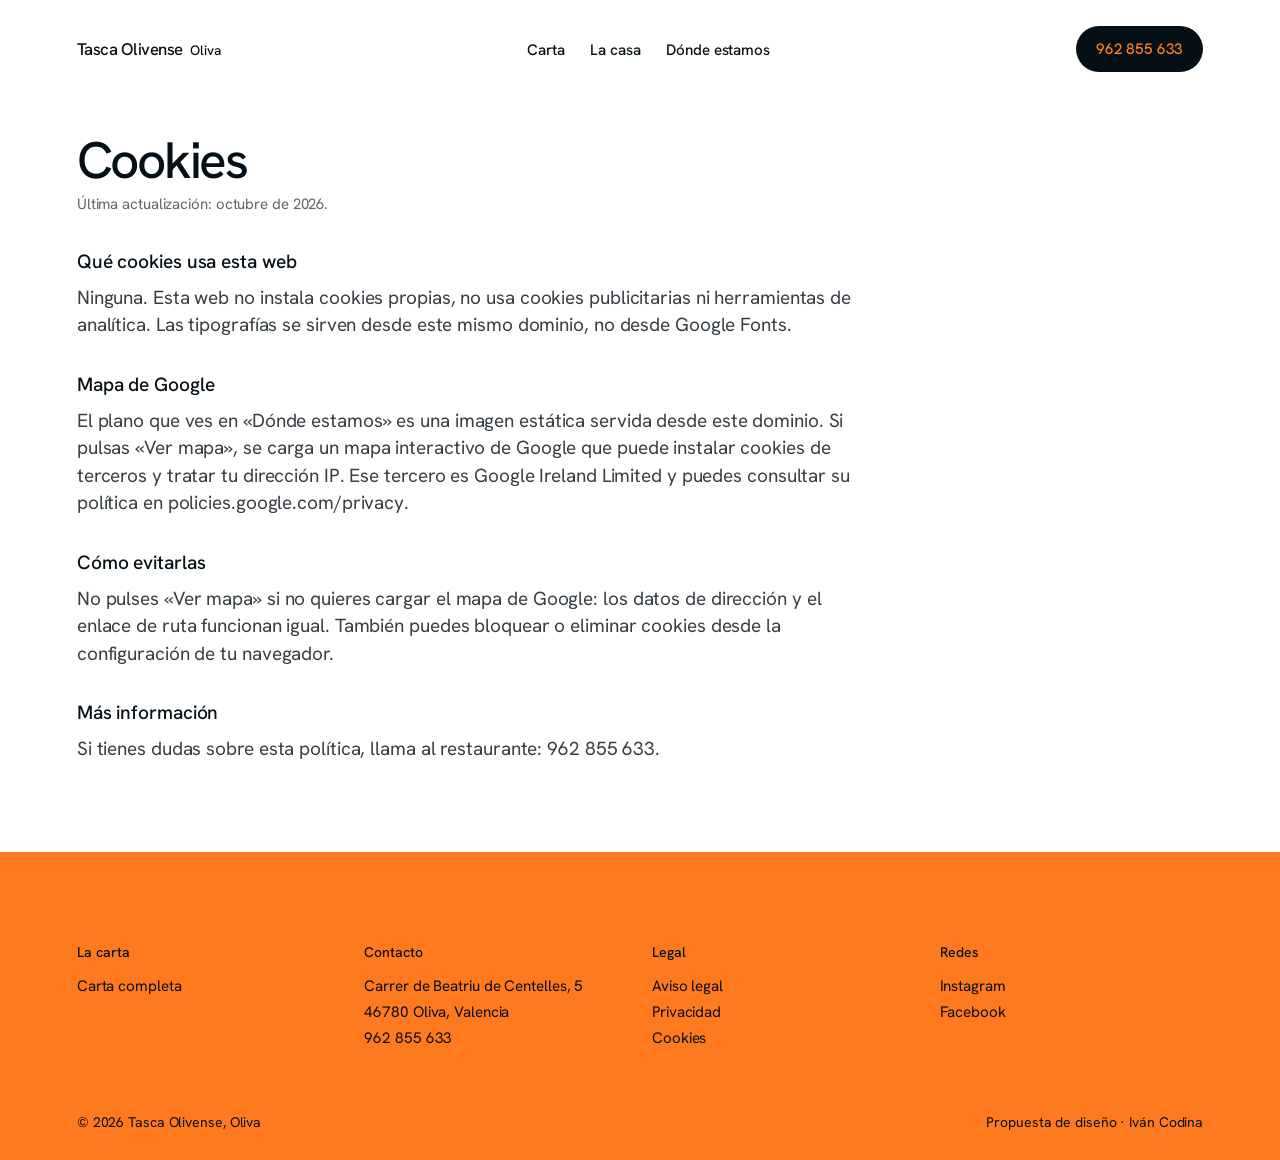
<file: cookies.html>
<!DOCTYPE html>
<html lang="es">
<head>
<meta charset="utf-8">
<meta name="viewport" content="width=device-width, initial-scale=1">
<title>Cookies de Tasca Olivense</title>
<meta name="robots" content="noindex">
<meta name="theme-color" content="#ff7a1f">
<link rel="icon" href="assets/favicon.svg" type="image/svg+xml">
<link rel="stylesheet" href="assets/style.css">
<style>:focus-visible{outline:3px solid var(--ink);outline-offset:3px;border-radius:4px}</style>
</head>
<body>
<header class="nav">
  <a class="brand" href="index.html" aria-label="Tasca Olivense, inicio"><b>Tasca Olivense</b><span>Oliva</span></a>
  <nav aria-label="Principal">
    <ul class="nav__links" id="navlinks">
      <li><a href="carta.html">Carta</a></li>
      <li><a href="index.html#casa">La casa</a></li>
      <li><a href="index.html#visita">Dónde estamos</a></li>
    </ul>
  </nav>
  <a class="nav__tel" href="tel:+34962855633">962 855 633</a>
  <button class="burger" id="burger" aria-expanded="false" aria-controls="navlinks" aria-label="Abrir menú"><span></span></button>
</header>
<main class="legal"><div class="wrap">

<h1>Cookies</h1>
<p class="small" style="margin-top:8px;color:var(--ink-64)">Última actualización: octubre de 2026.</p>

<h2>Qué cookies usa esta web</h2>
<p>Ninguna. Esta web no instala cookies propias, no usa cookies publicitarias ni herramientas de analítica. Las tipografías se sirven desde este mismo dominio, no desde Google Fonts.</p>

<h2>Mapa de Google</h2>
<p>El plano que ves en «Dónde estamos» es una imagen estática servida desde este dominio. Si pulsas «Ver mapa», se carga un mapa interactivo de Google que puede instalar cookies de terceros y tratar tu dirección IP. Ese tercero es Google Ireland Limited y puedes consultar su política en policies.google.com/privacy.</p>

<h2>Cómo evitarlas</h2>
<p>No pulses «Ver mapa» si no quieres cargar el mapa de Google: los datos de dirección y el enlace de ruta funcionan igual. También puedes bloquear o eliminar cookies desde la configuración de tu navegador.</p>

<h2>Más información</h2>
<p>Si tienes dudas sobre esta política, llama al restaurante: 962 855 633.</p>
</div></main>
<footer class="foot"><div class="wrap">
  <div class="foot__cols" style="margin-top:0;border-top:0;padding-top:0">
    <div><h3>La carta</h3><ul><li><a href="carta.html">Carta completa</a></li></ul></div>
    <div><h3>Contacto</h3><ul><li>Carrer de Beatriu de Centelles, 5</li><li>46780 Oliva, Valencia</li><li><a href="tel:+34962855633">962 855 633</a></li></ul></div>
    <div><h3>Legal</h3><ul><li><a href="aviso-legal.html">Aviso legal</a></li><li><a href="privacidad.html">Privacidad</a></li><li><a href="cookies.html">Cookies</a></li></ul></div>
    <div><h3>Redes</h3><ul><li><a href="https://www.instagram.com/restaurante.tascaolivense/" target="_blank" rel="noopener">Instagram</a></li><li><a href="https://www.facebook.com/tascaolivense" target="_blank" rel="noopener">Facebook</a></li></ul></div>
  </div>
  <div class="foot__end"><span>© <span id="anio">2026</span> Tasca Olivense, Oliva</span><span>Propuesta de diseño · Iván Codina</span></div>
</div></footer>
<nav class="mbar" aria-label="Acciones rápidas">
  <a class="m1" href="tel:+34962855633">Llamar</a>
  <a class="m2" href="carta.html">Carta</a>
  <a class="m3" href="index.html">Inicio</a>
</nav>
<script src="assets/main.js" defer></script>
</body></html>
</file>
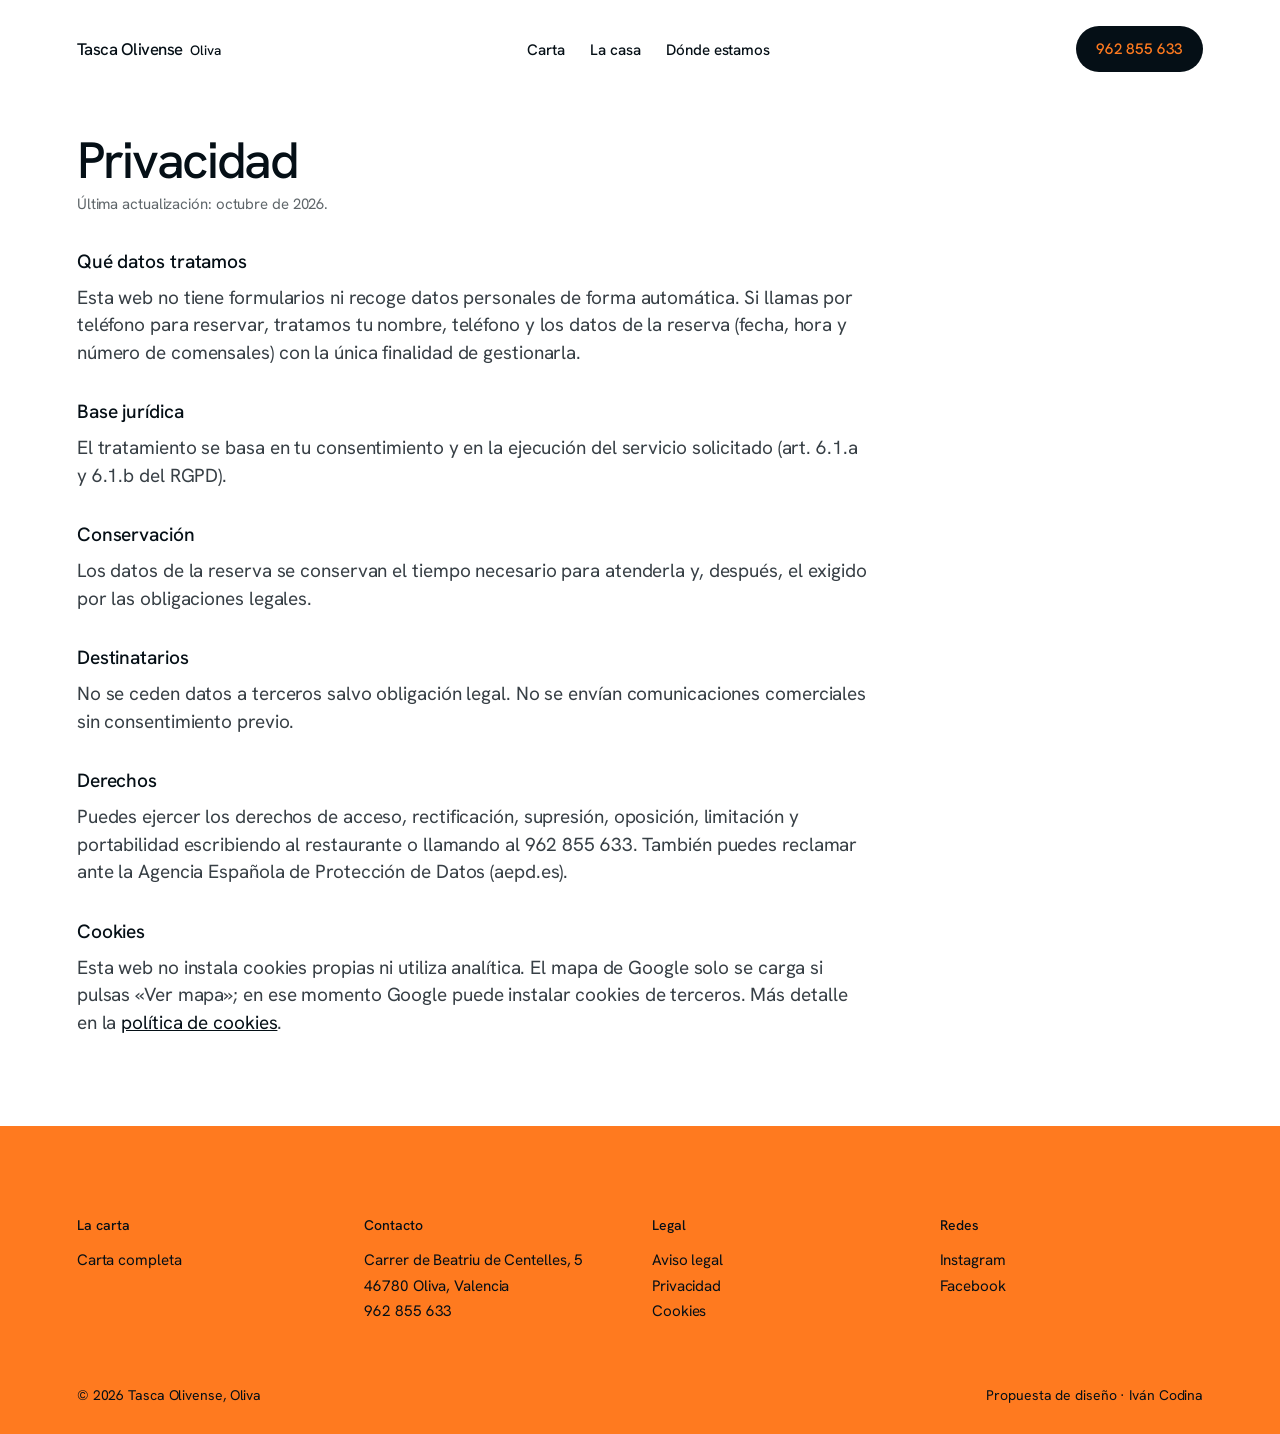
<file: privacidad.html>
<!DOCTYPE html>
<html lang="es">
<head>
<meta charset="utf-8">
<meta name="viewport" content="width=device-width, initial-scale=1">
<title>Privacidad de Tasca Olivense</title>
<meta name="robots" content="noindex">
<meta name="theme-color" content="#ff7a1f">
<link rel="icon" href="assets/favicon.svg" type="image/svg+xml">
<link rel="stylesheet" href="assets/style.css">
<style>:focus-visible{outline:3px solid var(--ink);outline-offset:3px;border-radius:4px}</style>
</head>
<body>
<header class="nav">
  <a class="brand" href="index.html" aria-label="Tasca Olivense, inicio"><b>Tasca Olivense</b><span>Oliva</span></a>
  <nav aria-label="Principal">
    <ul class="nav__links" id="navlinks">
      <li><a href="carta.html">Carta</a></li>
      <li><a href="index.html#casa">La casa</a></li>
      <li><a href="index.html#visita">Dónde estamos</a></li>
    </ul>
  </nav>
  <a class="nav__tel" href="tel:+34962855633">962 855 633</a>
  <button class="burger" id="burger" aria-expanded="false" aria-controls="navlinks" aria-label="Abrir menú"><span></span></button>
</header>
<main class="legal"><div class="wrap">

<h1>Privacidad</h1>
<p class="small" style="margin-top:8px;color:var(--ink-64)">Última actualización: octubre de 2026.</p>

<h2>Qué datos tratamos</h2>
<p>Esta web no tiene formularios ni recoge datos personales de forma automática. Si llamas por teléfono para reservar, tratamos tu nombre, teléfono y los datos de la reserva (fecha, hora y número de comensales) con la única finalidad de gestionarla.</p>

<h2>Base jurídica</h2>
<p>El tratamiento se basa en tu consentimiento y en la ejecución del servicio solicitado (art. 6.1.a y 6.1.b del RGPD).</p>

<h2>Conservación</h2>
<p>Los datos de la reserva se conservan el tiempo necesario para atenderla y, después, el exigido por las obligaciones legales.</p>

<h2>Destinatarios</h2>
<p>No se ceden datos a terceros salvo obligación legal. No se envían comunicaciones comerciales sin consentimiento previo.</p>

<h2>Derechos</h2>
<p>Puedes ejercer los derechos de acceso, rectificación, supresión, oposición, limitación y portabilidad escribiendo al restaurante o llamando al 962 855 633. También puedes reclamar ante la Agencia Española de Protección de Datos (aepd.es).</p>
<!-- TODO antes de publicar: correo electrónico del titular para el ejercicio de derechos -->

<h2>Cookies</h2>
<p>Esta web no instala cookies propias ni utiliza analítica. El mapa de Google solo se carga si pulsas «Ver mapa»; en ese momento Google puede instalar cookies de terceros. Más detalle en la <a href="cookies.html">política de cookies</a>.</p>
</div></main>
<footer class="foot"><div class="wrap">
  <div class="foot__cols" style="margin-top:0;border-top:0;padding-top:0">
    <div><h3>La carta</h3><ul><li><a href="carta.html">Carta completa</a></li></ul></div>
    <div><h3>Contacto</h3><ul><li>Carrer de Beatriu de Centelles, 5</li><li>46780 Oliva, Valencia</li><li><a href="tel:+34962855633">962 855 633</a></li></ul></div>
    <div><h3>Legal</h3><ul><li><a href="aviso-legal.html">Aviso legal</a></li><li><a href="privacidad.html">Privacidad</a></li><li><a href="cookies.html">Cookies</a></li></ul></div>
    <div><h3>Redes</h3><ul><li><a href="https://www.instagram.com/restaurante.tascaolivense/" target="_blank" rel="noopener">Instagram</a></li><li><a href="https://www.facebook.com/tascaolivense" target="_blank" rel="noopener">Facebook</a></li></ul></div>
  </div>
  <div class="foot__end"><span>© <span id="anio">2026</span> Tasca Olivense, Oliva</span><span>Propuesta de diseño · Iván Codina</span></div>
</div></footer>
<nav class="mbar" aria-label="Acciones rápidas">
  <a class="m1" href="tel:+34962855633">Llamar</a>
  <a class="m2" href="carta.html">Carta</a>
  <a class="m3" href="index.html">Inicio</a>
</nav>
<script src="assets/main.js" defer></script>
</body></html>
</file>
<file: assets/style.css>
/* Hallmark · theme: one-motif · surface: absolute · posture: drenched · hero: giant cropped circle · nav: minimal inline · footer: block wordmark · by request: one-motif dealt */
/* Tasca Olivense — sistema visual
   Dirección: one-motif (círculo: la paella, el plato, la O de Olivense)
   Naranja de campo + tinta azul-negra + blanco. Hanken Grotesk 400/500. */

@font-face{font-family:'Hanken Grotesk';font-style:normal;font-weight:400;font-display:swap;src:url('../assets/fonts/hanken-400-latin-ext.woff2') format('woff2');unicode-range:U+0100-02BA,U+02BD-02C5,U+02C7-02CC,U+02CE-02D7,U+02DD-02FF,U+0304,U+0308,U+0329,U+1D00-1DBF,U+1E00-1E9F,U+1EF2-1EFF,U+2020,U+20A0-20AB,U+20AD-20C4,U+2113,U+2C60-2C7F,U+A720-A7FF}
@font-face{font-family:'Hanken Grotesk';font-style:normal;font-weight:400;font-display:swap;src:url('../assets/fonts/hanken-400-latin.woff2') format('woff2');unicode-range:U+0000-00FF,U+0131,U+0152-0153,U+02BB-02BC,U+02C6,U+02DA,U+02DC,U+0304,U+0308,U+0329,U+2000-206F,U+20AC,U+2122,U+2191,U+2193,U+2212,U+2215,U+FEFF,U+FFFD}
@font-face{font-family:'Hanken Grotesk';font-style:normal;font-weight:500;font-display:swap;src:url('../assets/fonts/hanken-500-latin-ext.woff2') format('woff2');unicode-range:U+0100-02BA,U+02BD-02C5,U+02C7-02CC,U+02CE-02D7,U+02DD-02FF,U+0304,U+0308,U+0329,U+1D00-1DBF,U+1E00-1E9F,U+1EF2-1EFF,U+2020,U+20A0-20AB,U+20AD-20C4,U+2113,U+2C60-2C7F,U+A720-A7FF}
@font-face{font-family:'Hanken Grotesk';font-style:normal;font-weight:500;font-display:swap;src:url('../assets/fonts/hanken-500-latin.woff2') format('woff2');unicode-range:U+0000-00FF,U+0131,U+0152-0153,U+02BB-02BC,U+02C6,U+02DA,U+02DC,U+0304,U+0308,U+0329,U+2000-206F,U+20AC,U+2122,U+2191,U+2193,U+2212,U+2215,U+FEFF,U+FFFD}

:root{
  --o:#ff7a1f;
  --o-soft:#ff8633;
  --ink:#050f16;
  --ink-80:rgba(5,15,22,.8);
  --ink-72:rgba(5,15,22,.72);
  --ink-64:rgba(5,15,22,.64);
  --ink-16:rgba(5,15,22,.16);
  --paper:#ffffff;
  --bone:#f1f0ed;
  --bone-2:#f3f2f0;
  --muted:#5a2306;
  --ink-2:#0d1c26;
  --o-hi:#ff8b3c;
  --o-25:rgba(255,122,31,.25);
  --o-45:rgba(255,122,31,.45);
  --o-16:rgba(255,122,31,.16);
  --ink-28:rgba(5,15,22,.28);
  --ink-20:rgba(5,15,22,.2);
  --light-76:rgba(246,241,234,.76);
  --light-72:rgba(246,241,234,.72);
  --light-70:rgba(246,241,234,.7);
  --light-66:rgba(246,241,234,.66);
  --light-62:rgba(246,241,234,.62);
  --light-28:rgba(246,241,234,.28);
  --light-22:rgba(246,241,234,.22);
  --font:'Hanken Grotesk','Helvetica Neue',Arial,sans-serif;
  --pad:clamp(20px,6vw,96px);
  --max:1440px;
  --ease:cubic-bezier(.2,.7,.2,1);
}

*,*::before,*::after{box-sizing:border-box}
html{-webkit-text-size-adjust:100%;overflow-x:clip}
html:focus-within{scroll-behavior:smooth}
body{margin:0;overflow-x:clip;background:var(--paper);color:var(--ink);font-family:var(--font);font-weight:400;font-size:clamp(1.0625rem,1rem + .25vw,1.1875rem);line-height:1.45;letter-spacing:-.005em;-webkit-font-smoothing:antialiased}
img{max-width:100%;display:block}
a{color:inherit}
button{font:inherit;color:inherit}
h1,h2,h3,p,ul,figure{margin:0}
ul{padding:0;list-style:none}
:focus-visible{outline:3px solid var(--ink);outline-offset:3px;border-radius:4px}
.hero :focus-visible,.foot :focus-visible,.coupon :focus-visible,.section--ink :focus-visible{outline-color:var(--paper)}
::selection{background:var(--ink);color:var(--o)}
[hidden]{display:none!important}
.sr{position:absolute;width:1px;height:1px;padding:0;margin:-1px;overflow:hidden;clip:rect(0 0 0 0);white-space:nowrap;border:0}

.wrap{max-width:var(--max);margin:0 auto;padding-inline:var(--pad)}
.eyebrow{font-size:.8125rem;font-weight:500;letter-spacing:.02em}
.small{font-size:.9375rem;line-height:1.45}

/* ---------- botones (forma del motivo: círculo -> píldora) ---------- */
.btn{display:inline-flex;align-items:center;justify-content:center;gap:.6em;min-height:56px;padding:0 30px;border-radius:999px;background:var(--ink);color:var(--o);font-weight:500;font-size:1.0625rem;letter-spacing:-.01em;text-decoration:none;border:0;cursor:pointer;transition:transform .25s var(--ease),background .25s var(--ease),color .25s var(--ease)}
.btn:hover{background:var(--ink-2);transform:translateY(-2px)}
.btn:active{transform:translateY(0) scale(.98)}
.btn--o{background:var(--o);color:var(--ink)}
.btn--o:hover{background:var(--o-hi)}
.btn--ghost{background:transparent;color:var(--ink);box-shadow:inset 0 0 0 2px var(--ink)}
.btn--ghost:hover{background:var(--ink);color:var(--o)}
.btn--light{background:transparent;color:var(--bone-2);box-shadow:inset 0 0 0 2px var(--bone-2)}
.btn--light:hover{background:var(--bone-2);color:var(--ink)}
.tlink{display:inline-flex;align-items:center;gap:.45em;font-weight:500;text-decoration:none;border-bottom:2px solid currentColor;padding-bottom:2px;min-height:44px}
.tlink:hover{color:var(--muted)}
.tlink--o{border-color:var(--o)}

/* ---------- nav ---------- */
.nav{position:absolute;inset:0 0 auto;z-index:40;display:flex;align-items:center;justify-content:space-between;gap:24px;padding:26px var(--pad);max-width:var(--max);margin:0 auto}
.brand{display:inline-flex;align-items:baseline;gap:.45em;text-decoration:none;font-weight:500;font-size:clamp(1.05rem,1.3vw,1.35rem);letter-spacing:-.03em;line-height:1}
.brand b{font-weight:500}
.brand span{font-size:.85rem;letter-spacing:0}
.nav__links{display:flex;align-items:center;gap:clamp(16px,2vw,34px)}
.nav__links a{font-size:.95rem;font-weight:500;text-decoration:none;padding:8px 0;border-bottom:2px solid transparent}
.nav__links a:hover{border-color:currentColor}
.nav__tel{display:inline-flex;align-items:center;gap:.5em;background:var(--ink);color:var(--o);border-radius:999px;padding:12px 20px;text-decoration:none;font-size:.95rem;font-weight:500;letter-spacing:-.01em}
.nav__tel:hover{background:var(--ink-2)}
.burger{display:none;width:48px;height:48px;border-radius:999px;border:2px solid var(--ink);background:transparent;align-items:center;justify-content:center;cursor:pointer}
.burger span{display:block;width:18px;height:2px;background:var(--ink);position:relative}
.burger span::before,.burger span::after{content:"";position:absolute;left:0;width:18px;height:2px;background:var(--ink)}
.burger span::before{top:-6px}.burger span::after{top:6px}

/* ---------- hero ---------- */
.hero{position:relative;background:var(--o);color:var(--ink);min-height:100svh;overflow:hidden;isolation:isolate;display:flex;align-items:center}
.hero__inner{position:relative;z-index:3;width:100%;max-width:var(--max);margin:0 auto;padding:clamp(120px,16vh,180px) var(--pad) clamp(80px,12vh,120px);display:grid;grid-template-columns:minmax(0,1fr) minmax(0,.9fr);align-items:center;gap:24px}
.hero__copy{max-width:680px}
.hero h1{font-weight:500;font-size:clamp(3rem,5.6vw,5.2rem);line-height:.9;letter-spacing:-.05em;text-wrap:balance}
.hero__lead{margin-top:clamp(20px,3vh,34px);max-width:36ch;font-size:clamp(1.0625rem,1.05rem + .4vw,1.3rem);line-height:1.4;color:var(--ink)}
.hero__actions{display:flex;flex-wrap:wrap;align-items:center;gap:16px 26px;margin-top:clamp(24px,4vh,38px)}
.hero__proof{margin-top:clamp(26px,4vh,40px);display:flex;flex-wrap:wrap;gap:8px 20px;font-size:.95rem;color:var(--ink-80)}
.hero__proof b{font-weight:500}
.hero__disc{position:absolute;z-index:1;right:calc(-1 * clamp(40px,8vw,140px));top:62%;transform:translateY(-50%);width:min(96vh,86vw);aspect-ratio:1;border-radius:50%;background:var(--ink);overflow:hidden}
.hero__disc::before{content:"";position:absolute;inset:0;border-radius:50%;box-shadow:inset 0 0 0 2px var(--o-25)}
.hero__disc img{position:absolute;left:50%;top:50%;width:64%;height:auto;aspect-ratio:1;object-fit:cover;border-radius:50%;transform:translate(-50%,-50%);animation:disc-in 1.4s var(--ease) both .15s}
.hero__disc .ring{position:absolute;left:50%;top:50%;width:70%;aspect-ratio:1;border-radius:50%;transform:translate(-50%,-50%);border:2px solid var(--o-45);animation:ring-in 1.6s var(--ease) both .3s}

@keyframes disc-in{from{clip-path:circle(0% at 50% 50%);transform:translate(-50%,-50%) scale(1.18)}to{clip-path:circle(72% at 50% 50%);transform:translate(-50%,-50%) scale(1)}}
@keyframes ring-in{from{opacity:0;transform:translate(-50%,-50%) scale(.8)}to{opacity:1;transform:translate(-50%,-50%) scale(1)}}

/* ---------- declaración ---------- */
.statement{padding:clamp(88px,15vw,190px) clamp(20px,5vw,40px) clamp(72px,11vw,140px);background:var(--paper)}
.statement p{max-width:1060px;margin:0 auto;text-align:center;font-size:clamp(1.65rem,2.6vw,2.25rem);line-height:1.14;letter-spacing:-.04em;font-weight:500;text-wrap:balance}
.thumb{display:inline-block;vertical-align:-.12em;width:1.35em;height:.9em;border-radius:999px;overflow:hidden;margin:0 .1em;background:var(--bone)}
.thumb img{width:100%;height:100%;object-fit:cover}
.statement p.statement__foot{margin-top:clamp(28px,5vw,46px);text-align:center;font-size:1rem;color:var(--ink-64)}

/* ---------- secciones ---------- */
.section{padding:clamp(56px,7vw,96px) 0;background:var(--paper)}
.section--bone{background:var(--bone)}
.section--ink{background:var(--ink);color:var(--bone-2)}
.section__head{display:flex;align-items:flex-end;justify-content:space-between;gap:24px;margin-bottom:clamp(28px,4vw,46px);flex-wrap:wrap}
.section h2{font-weight:500;font-size:clamp(2rem,3.4vw,3.25rem);line-height:.95;letter-spacing:-.045em;text-wrap:balance;max-width:22ch}
.section__note{font-size:1rem;color:var(--ink-64);max-width:32ch}
.section--ink .section__note{color:var(--light-66)}

/* lista de carta */
.menu{display:grid;grid-template-columns:minmax(0,1fr) minmax(0,1fr);gap:0 clamp(40px,5vw,80px)}
.menu__item{display:grid;grid-template-columns:64px minmax(0,1fr);gap:20px;padding:24px 0;align-items:start}

.menu__pic{width:64px;height:64px;border-radius:50%;overflow:hidden;background:var(--bone)}
.menu__pic img{width:100%;height:100%;object-fit:cover}
.menu__pic--dot{display:grid;place-items:center;background:transparent}
.menu__pic--dot::after{content:"";width:10px;height:10px;border-radius:50%;background:var(--o)}
.menu__name{display:flex;align-items:baseline;justify-content:space-between;gap:16px}
.menu__name h3{font-weight:500;font-size:1.0625rem;letter-spacing:-.015em;line-height:1.2}
.price{font-weight:500;white-space:nowrap;font-variant-numeric:tabular-nums}
.menu__desc{margin-top:6px;font-size:1rem;line-height:1.4;color:var(--ink-64);max-width:38ch}
.menu__more{margin-top:clamp(26px,4vw,40px);display:flex;flex-wrap:wrap;gap:16px 26px;align-items:center}
.menu__more p{font-size:1rem;color:var(--ink-64);max-width:44ch}

/* la casa */
.casa{display:grid;grid-template-columns:minmax(0,1.05fr) minmax(0,.95fr);gap:clamp(28px,5vw,72px);align-items:center}
.casa__fig{position:relative;border-radius:50%;overflow:hidden;aspect-ratio:1;background:var(--bone);width:min(100%,520px);justify-self:center}
.casa__fig img{width:100%;height:100%;object-fit:cover}
.casa p{margin-top:16px;max-width:46ch}
.casa p:first-of-type{margin-top:0;font-size:clamp(1.2rem,1.5vw,1.5rem);line-height:1.3;letter-spacing:-.02em}
.facts{margin-top:28px;max-width:460px}
.facts li{display:flex;justify-content:space-between;gap:16px;padding:8px 0;font-size:.95rem}
.facts li + li{margin-top:8px}
.facts b{font-weight:500;text-align:right}

/* galería */
.gallery{display:grid;grid-template-columns:minmax(0,1fr) minmax(0,.8fr);gap:clamp(32px,6vw,88px);align-items:center}
.frame{position:relative;width:min(100%,520px);aspect-ratio:1;border-radius:50%;overflow:hidden;background:var(--ink);justify-self:center;cursor:pointer}
.frame img{position:absolute;inset:0;width:100%;height:100%;object-fit:cover;opacity:0;animation:cross 24s linear infinite}
.frame img:nth-child(1){animation-delay:0s}
.frame img:nth-child(2){animation-delay:4s}
.frame img:nth-child(3){animation-delay:8s}
.frame img:nth-child(4){animation-delay:12s}
.frame img:nth-child(5){animation-delay:16s}
.frame img:nth-child(6){animation-delay:20s}
@keyframes cross{0%{opacity:0}2%{opacity:1}14.5%{opacity:1}17%{opacity:0}100%{opacity:0}}
.frame.is-js img{animation:none;opacity:0;transition:opacity .6s var(--ease)}
.frame.is-js img:first-child{opacity:1}
.gallery__cap{margin-top:20px;text-align:center;font-size:.95rem;color:var(--ink-64);min-height:1.4em}
.gallery__txt h2{max-width:16ch}
.gallery__txt p{margin-top:20px;max-width:40ch;color:var(--ink-64)}

/* reseñas */
.score{display:grid;grid-template-columns:auto minmax(0,1fr);grid-template-areas:"num title" "num quotes";gap:clamp(20px,4vw,48px) clamp(24px,5vw,64px);align-items:start}
.score__title{grid-area:title}
.score__num{grid-area:num}
.score__big{font-size:clamp(5rem,11vw,9rem);line-height:.8;letter-spacing:-.06em;font-weight:500;color:var(--o)}
.dots{display:inline-flex;gap:6px;margin-top:10px}
.dots i{width:14px;height:14px;border-radius:50%;background:var(--o)}
.dots i.off{background:var(--light-28)}
.dots i.half{background:linear-gradient(90deg,var(--o) 50%,var(--light-28) 50%)}
.score__meta{margin-top:8px;font-size:.95rem;color:var(--light-72)}
.quotes{grid-area:quotes;display:grid;grid-template-columns:repeat(3,minmax(0,1fr));gap:clamp(20px,3vw,40px)}
.quote{padding-top:8px}
.quote p{font-size:1.0625rem;line-height:1.4}
.quote p::before{content:"“"}
.quote p::after{content:"”"}
.quote cite{display:block;margin-top:14px;font-style:normal;font-size:.85rem;color:var(--light-62)}

/* visita */
.visit{display:grid;grid-template-columns:minmax(0,1.1fr) minmax(0,.9fr);gap:clamp(28px,5vw,72px);align-items:start}
.map{position:relative;border-radius:12px;overflow:hidden;background:var(--bone);aspect-ratio:16/10}
.map__tiles{position:absolute;inset:0;filter:saturate(.55) contrast(1.04)}
.map__tiles img{width:100%;height:100%;object-fit:cover}
.map__pin{position:absolute;left:50%;top:50%;transform:translate(-50%,-100%);z-index:2}
.map__pin::before{content:"";display:block;width:22px;height:22px;border-radius:50% 50% 50% 0;background:var(--o);border:3px solid var(--ink);transform:rotate(-45deg)}
.map__cta{position:absolute;left:16px;bottom:16px;z-index:3}
.map iframe{position:absolute;inset:0;width:100%;height:100%;border:0}
.hours{margin-top:24px}
.hours div{display:flex;justify-content:space-between;gap:16px;padding:8px 0;font-size:.95rem}
.hours div + div{margin-top:4px}
.hours div[aria-current="true"]{color:var(--muted);font-weight:500}
.visit__block h3{font-weight:500;font-size:1.25rem;letter-spacing:-.02em;margin-bottom:8px}
.visit__block + .visit__block{margin-top:32px}
.visit a{text-decoration:none;border-bottom:1px solid var(--ink-16);padding-bottom:1px}
.visit a:hover{border-color:var(--ink)}

/* cupón de reserva */
.coupon{position:relative;background:var(--ink);color:var(--bone-2);border-radius:14px;padding:clamp(32px,4.5vw,56px);display:grid;grid-template-columns:1.05fr .95fr;gap:clamp(24px,4vw,52px);align-items:center;overflow:hidden}
.coupon::before,.coupon::after{content:"";position:absolute;width:28px;height:28px;border-radius:50%;background:var(--paper);top:50%;transform:translateY(-50%)}
.coupon::before{left:-14px}.coupon::after{right:-14px}
.coupon__perf{position:absolute;left:52%;top:24px;bottom:24px;border-left:2px dotted var(--light-28)}
.coupon h2{color:var(--paper);max-width:16ch}
.coupon p{margin-top:12px;color:var(--light-76);max-width:34ch}
.coupon__side{position:relative;z-index:1}
.telbox{display:block;background:var(--o);color:var(--ink);border-radius:12px;padding:20px 24px;text-decoration:none;font-weight:500;font-size:clamp(1.4rem,2.6vw,2rem);letter-spacing:-.03em;line-height:1.05}
.telbox small{display:block;font-size:.8rem;letter-spacing:0;font-weight:500;margin-bottom:8px;opacity:.8}
.telbox:hover{background:var(--o-hi)}
.coupon__hours{margin-top:16px;font-size:.9rem;color:var(--light-70);line-height:1.5}
.coupon__actions{display:flex;flex-wrap:wrap;gap:12px;margin-top:20px}

/* ---------- footer ---------- */
.foot{background:var(--o);color:var(--ink);padding:clamp(48px,7vw,90px) 0 0}
.foot__top{display:flex;flex-wrap:wrap;align-items:flex-end;justify-content:space-between;gap:32px}
.mark{display:flex;flex-direction:column;gap:4px;align-items:flex-start}
.foot__res{text-align:right}
.foot__res a{display:block;font-size:clamp(1.5rem,2.6vw,2.25rem);letter-spacing:-.03em;text-decoration:none;line-height:1.1;margin:2px 0 12px}
.foot__res p{color:var(--ink-72)}
.mark span{display:flex;gap:4px}
.mark i{font-style:normal;font-weight:500;display:grid;place-items:center;background:var(--ink);color:var(--o);letter-spacing:-.06em;line-height:1;font-size:clamp(2.4rem,7.4vw,6.4rem);padding:.1em .06em .04em}
.mark span:nth-child(1) i:nth-child(odd){height:1em}
.mark span:nth-child(1) i:nth-child(even){height:.86em}
.mark span:nth-child(2) i:nth-child(3n){height:.92em}
.mark span:nth-child(2) i:nth-child(3n+1){height:1em}
.mark span:nth-child(2) i:nth-child(3n+2){height:.84em}
.foot__cols{display:grid;grid-template-columns:repeat(4,1fr);gap:24px;margin-top:clamp(36px,5vw,64px)}
.foot__cols h3{font-size:.875rem;font-weight:500;letter-spacing:0;margin-bottom:12px}
.foot__cols li{font-size:.95rem;line-height:1.7}
.foot__cols a{text-decoration:none}
.foot__cols a:hover{text-decoration:underline}
.foot__end{display:flex;justify-content:space-between;gap:16px;flex-wrap:wrap;margin-top:40px;padding:20px 0 28px;font-size:.875rem}

/* barra móvil */
.mbar{display:none;position:fixed;left:0;right:0;bottom:0;z-index:60;background:var(--paper);border-top:1px solid var(--ink-16);padding:8px 10px calc(8px + env(safe-area-inset-bottom));gap:8px}
.mbar a{flex:1;display:flex;align-items:center;justify-content:center;min-height:50px;border-radius:999px;text-decoration:none;font-weight:500;font-size:.92rem}
.mbar .m1{background:var(--ink);color:var(--o)}
.mbar .m2{background:var(--bone);color:var(--ink)}
.mbar .m3{background:var(--o);color:var(--ink)}

/* reveals */
html.js .reveal{opacity:0;transform:translateY(18px);transition:opacity .7s var(--ease),transform .7s var(--ease)}
html.js .reveal.is-in{opacity:1;transform:none}

/* ---------- responsive ---------- */
@media (max-width:1100px){
  .hero__inner{grid-template-columns:minmax(0,1fr)}
  .hero__copy{position:relative;z-index:3;max-width:none}
  .hero{min-height:0;display:block;padding-bottom:0}
  .hero__inner{padding:112px var(--pad) 0}
  .hero__disc{position:relative;right:auto;top:auto;bottom:auto;transform:none;margin:36px auto -24vw;width:min(118vw,620px)}
  .gallery__txt{order:1}
  .gallery > div:last-child{order:2}
  .statement p{max-width:900px}
  .casa,.gallery,.visit{grid-template-columns:minmax(0,1fr)}
  .casa__fig{aspect-ratio:16/10}
  .frame{justify-self:start}
  .quotes{grid-template-columns:1fr;gap:24px}
  .score{grid-template-columns:minmax(0,1fr);grid-template-areas:"title" "num" "quotes";gap:16px}
  .foot__cols{grid-template-columns:1fr 1fr}
  .nav__links{display:none;position:absolute;top:100%;left:0;right:0;background:var(--o);flex-direction:column;align-items:flex-start;gap:0;padding:8px var(--pad) 22px;border-top:1px solid var(--ink-20)}
  .nav__links.is-open{display:flex}
  .nav__links a{width:100%;padding:16px 0;font-size:1.1rem;border-bottom:1px solid var(--ink-16)}
  .nav__tel{display:none}
  .burger{display:inline-flex}
  .mbar{display:flex}
  body{padding-bottom:calc(74px + env(safe-area-inset-bottom))}
  .foot{padding-bottom:0}
  .foot__top{gap:20px}
  .foot__res{text-align:left}
}
@media (max-width:720px){
  .hero h1{font-size:clamp(3rem,13.5vw,4.6rem)}
  .hero__lead{max-width:32ch}
  .menu{grid-template-columns:minmax(0,1fr)}
  .menu__item{grid-template-columns:52px minmax(0,1fr);gap:16px}
  .menu__pic{width:52px;height:52px}
  .coupon{grid-template-columns:1fr;padding:24px 24px}
  .coupon::before,.coupon::after{display:none}
  .coupon__perf{display:none}
  .foot__cols{grid-template-columns:1fr;gap:20px}
  .frame{width:min(100%,360px)}
  .casa__fig{border-radius:50% 50% 12px 12px}
  .statement p{font-size:clamp(1.55rem,7vw,2.2rem)}
  .thumb{width:1.15em;height:.82em}
  .map{aspect-ratio:4/3}
}
@media (prefers-reduced-motion:reduce){
  *,*::before,*::after{animation-duration:.001ms!important;animation-iteration-count:1!important;transition-duration:.001ms!important;scroll-behavior:auto!important}
  .frame img:first-child{opacity:1}
  html.js .reveal{opacity:1;transform:none}
}

/* ---------- carta.html ---------- */
.carta-hero{background:var(--o);padding:clamp(120px,16vh,170px) 0 clamp(48px,7vw,80px)}
.carta-hero .wrap{display:grid;grid-template-columns:minmax(0,1fr) auto;align-items:center;gap:clamp(24px,4vw,56px)}
.carta-hero__pic{width:clamp(160px,20vw,280px);aspect-ratio:1;border-radius:50%;overflow:hidden;background:var(--ink);justify-self:end}
.carta-hero__pic img{width:100%;height:100%;object-fit:cover}
.carta-hero h1{font-weight:500;font-size:clamp(2.6rem,6vw,5rem);line-height:.9;letter-spacing:-.05em;max-width:16ch}
.carta-hero p{margin-top:20px;max-width:52ch}
.cats{position:sticky;top:0;z-index:30;background:var(--paper);border-bottom:1px solid var(--ink-16);overflow-x:auto;scrollbar-width:none}
.cats::-webkit-scrollbar{display:none}
.cats ul{display:flex;gap:8px;padding:12px var(--pad);max-width:var(--max);margin:0 auto;width:max-content;min-width:100%}
.cats a{display:inline-flex;align-items:center;min-height:44px;padding:0 16px;border-radius:999px;border:1px solid var(--ink-16);text-decoration:none;font-size:.9rem;white-space:nowrap}
.cats a:hover,.cats a.is-active{background:var(--ink);color:var(--o);border-color:var(--ink)}
.dish-cat{padding:clamp(44px,6vw,76px) 0;border-bottom:1px solid var(--ink-16);scroll-margin-top:70px}
.dish-cat h2{font-weight:500;font-size:clamp(1.7rem,2.6vw,2.4rem);letter-spacing:-.04em;line-height:1;margin-bottom:8px}
.dish-cat__note{font-size:.9rem;color:var(--ink-64);max-width:60ch;margin-bottom:clamp(20px,3vw,32px)}
.dishes{display:grid;grid-template-columns:minmax(0,1fr) minmax(0,1fr);gap:0 clamp(36px,5vw,72px)}
.dish{display:grid;grid-template-columns:minmax(0,1fr) auto;gap:20px;padding:16px 0;border-top:1px solid var(--ink-16);align-items:baseline}
.dish:nth-child(-n+2){border-top:0}
.dish h3{font-weight:500;font-size:1.0625rem;letter-spacing:-.01em;line-height:1.25}
.dish p{grid-column:1;font-size:.95rem;line-height:1.4;color:var(--ink-64);margin-top:4px}
.dish .price{grid-column:2;grid-row:1}
.dish__tag{display:inline-block;margin-left:8px;font-size:.75rem;letter-spacing:0;font-weight:500;color:var(--muted);background:var(--o-16);border-radius:999px;padding:2px 8px;vertical-align:2px;white-space:nowrap}
.legal{padding:clamp(112px,15vh,168px) 0 clamp(48px,7vw,90px)}
.legal h1{font-weight:500;font-size:clamp(2.2rem,4vw,3.2rem);letter-spacing:-.045em;line-height:1}
.legal h2{font-weight:500;font-size:1.2rem;margin:32px 0 8px}
.legal p,.legal li{max-width:72ch;color:var(--ink-80)}
.legal ul{margin:10px 0 0;padding-left:20px;list-style:disc}
.legal li{margin:8px 0}
.legal a{color:var(--ink)}
.strip{display:grid;grid-template-columns:repeat(4,minmax(0,1fr));gap:clamp(12px,2vw,24px)}
.strip img{width:100%;height:auto;aspect-ratio:1;border-radius:50%;object-fit:cover}
@media (max-width:860px){
  .dishes{grid-template-columns:minmax(0,1fr)}
  .strip{grid-template-columns:repeat(2,minmax(0,1fr))}
  .carta-hero .wrap{grid-template-columns:minmax(0,1fr);gap:24px}
  .carta-hero__pic{width:140px;justify-self:start}
  .dish:nth-child(2){border-top:1px solid var(--ink-16)}
}
</file>
